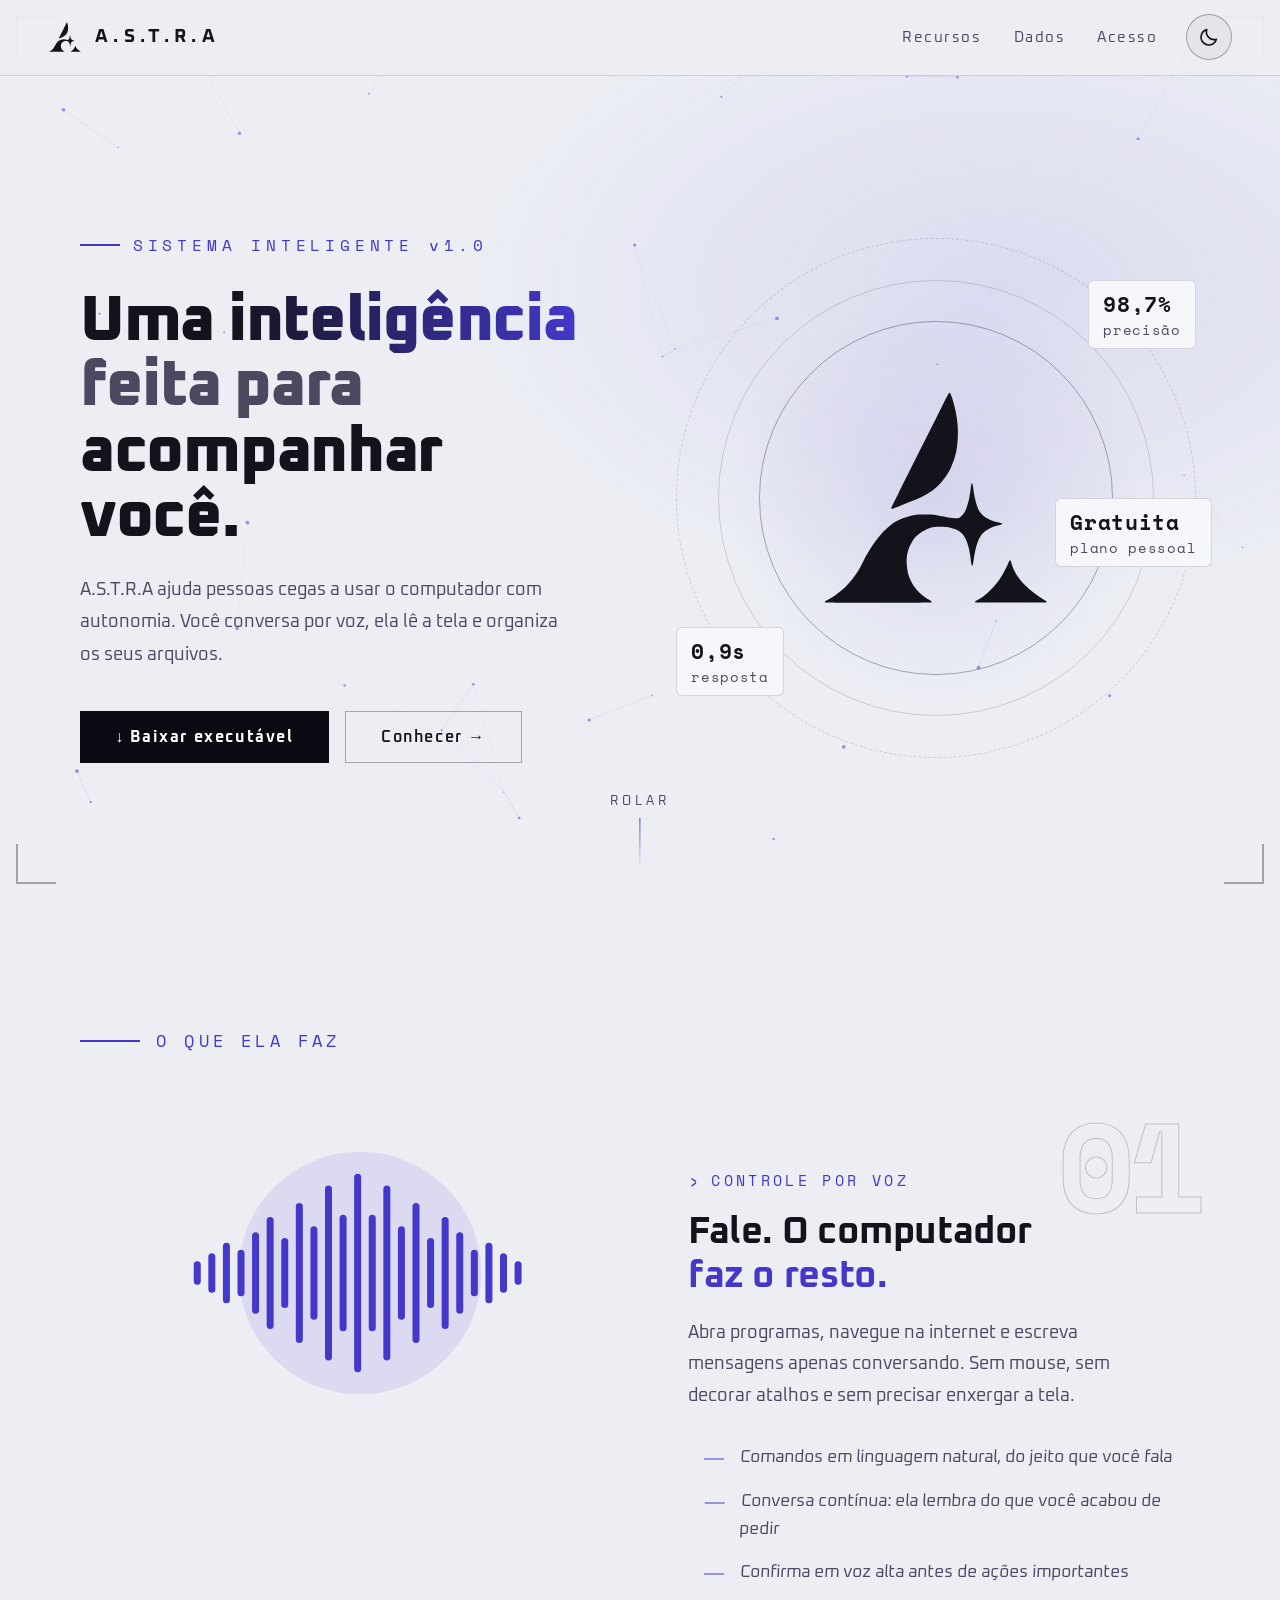
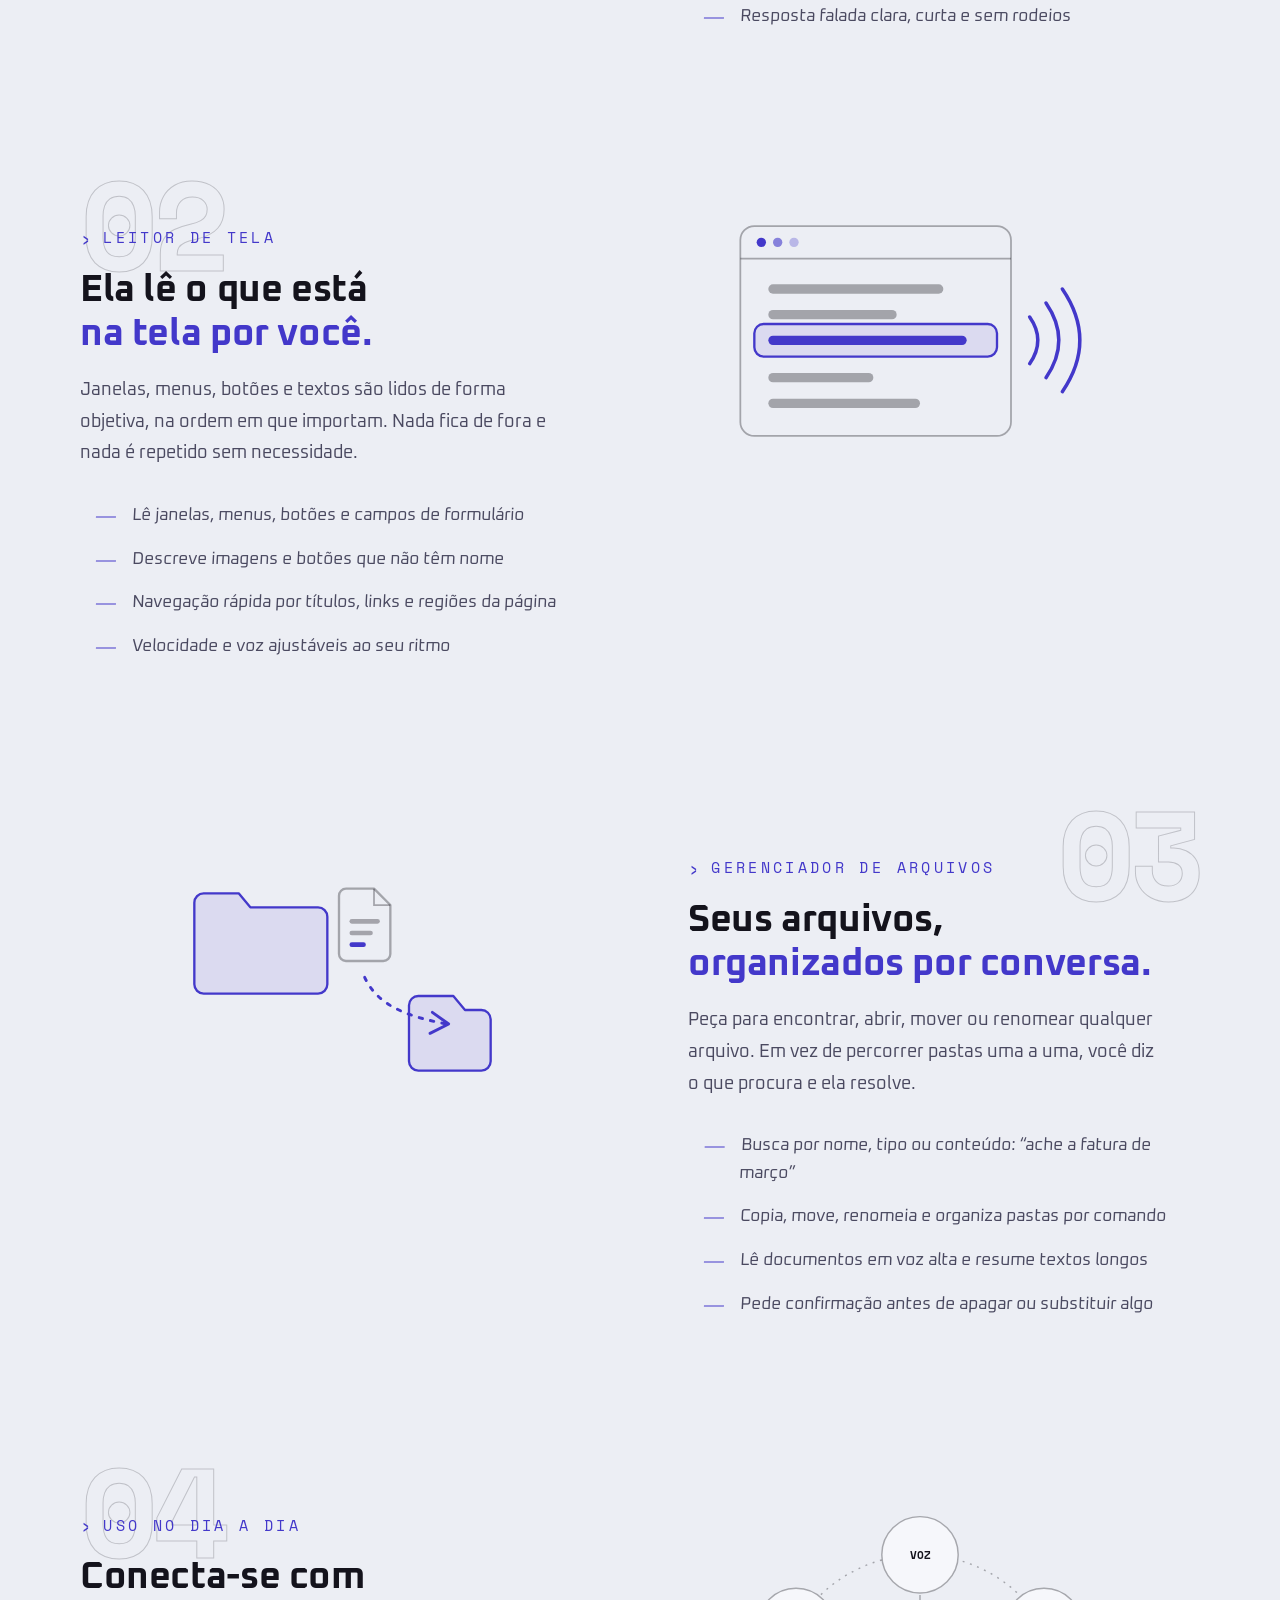
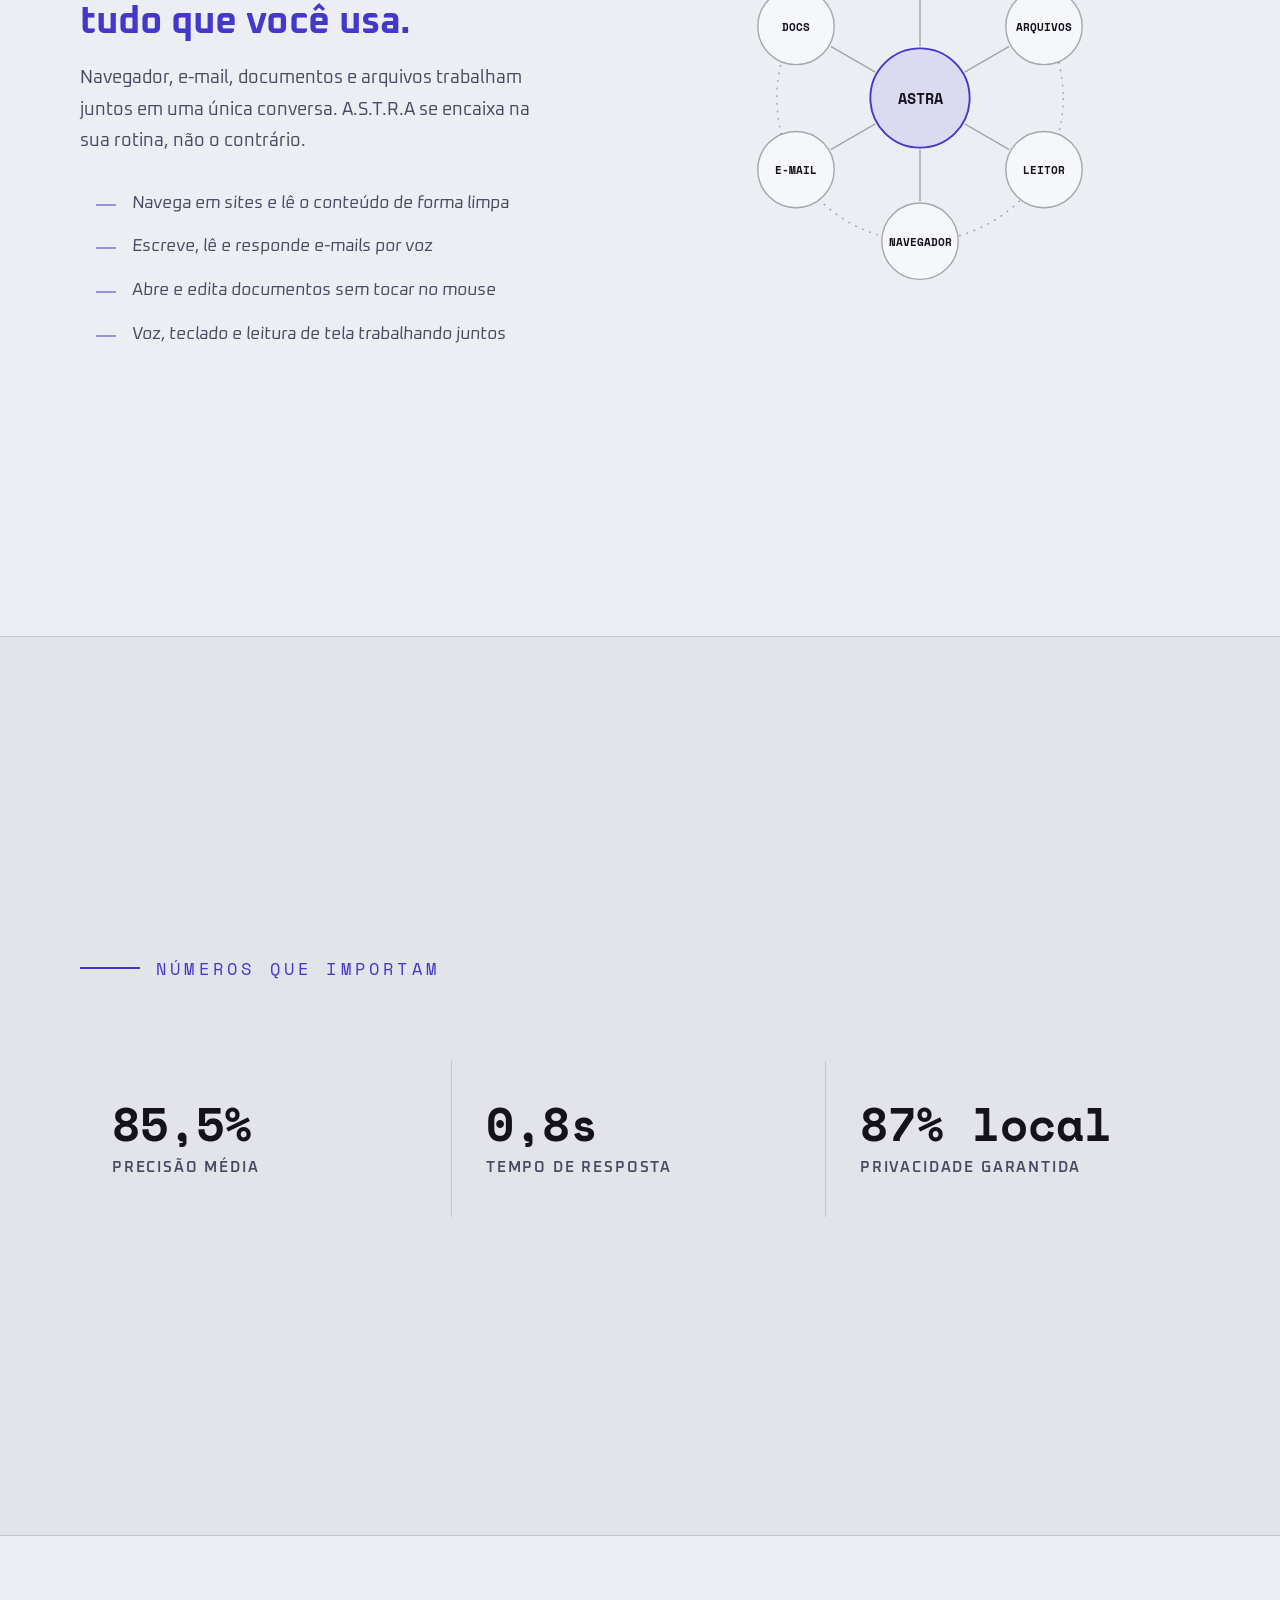
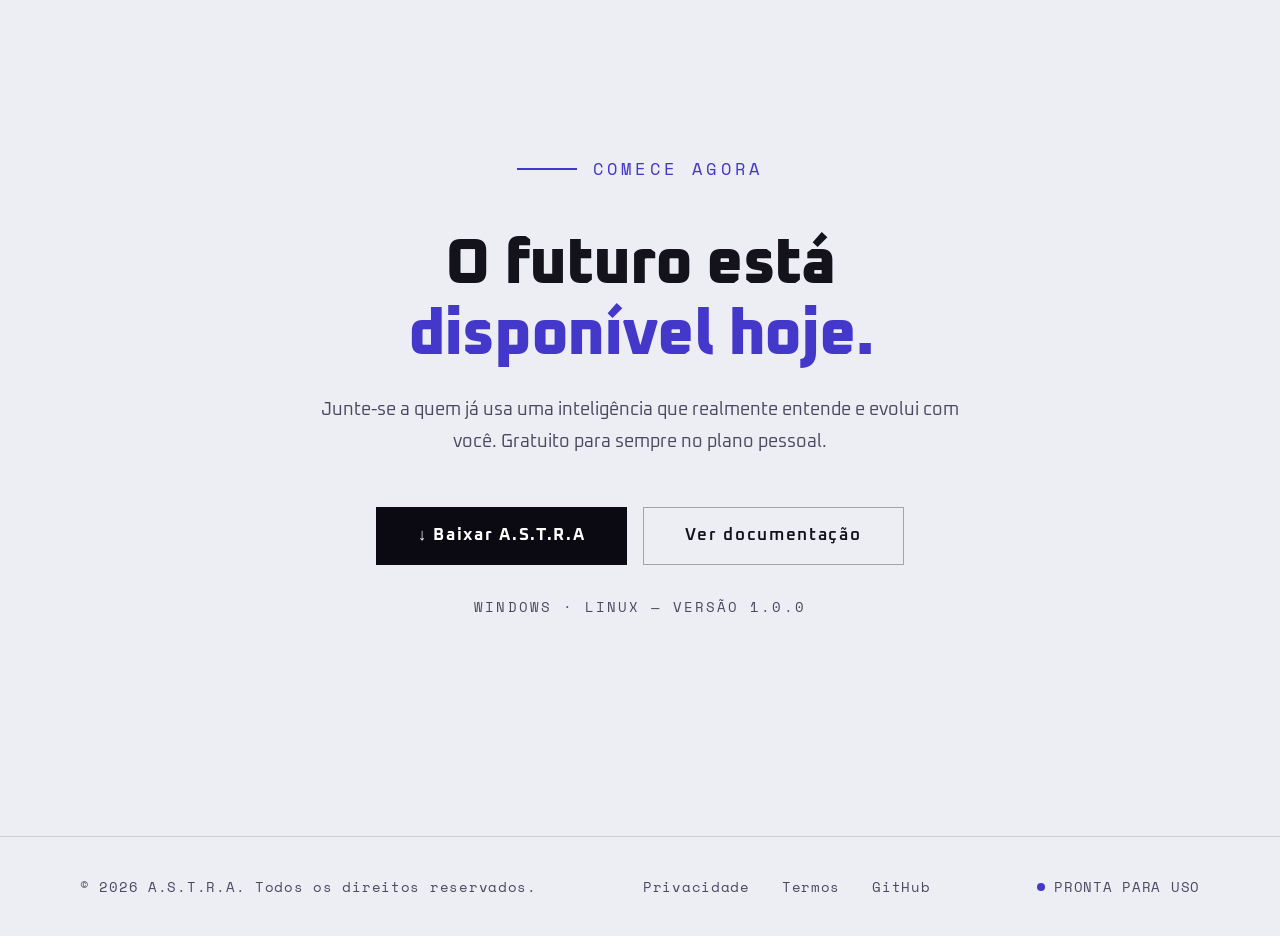
<file: index.html>
<!DOCTYPE html>
<html lang="pt-BR">
<head>
<meta charset="UTF-8">
<meta name="viewport" content="width=device-width, initial-scale=1.0">
<title>A.S.T.R.A — Seu computador, por voz</title>
<meta name="description" content="A.S.T.R.A é uma IA que ajuda pessoas cegas a usar o computador: controle por conversa de voz, leitor de tela eficiente e gerenciador de arquivos.">
<meta name="color-scheme" content="dark light">
<meta name="theme-color" content="#07060c">
<link rel="icon" href="./assets/favicon.svg" type="image/svg+xml">

<script>
/* Define o tema antes da página aparecer, para não piscar */
(function(){
  var t=null;
  try{t=localStorage.getItem('astra-theme')}catch(e){}
  if(t!=='light'&&t!=='dark'){
    t=window.matchMedia&&window.matchMedia('(prefers-color-scheme: light)').matches?'light':'dark';
  }
  var d=document.documentElement;
  d.setAttribute('data-theme',t);
  d.classList.add('js');
})();
</script>

<link rel="preconnect" href="https://fonts.googleapis.com">
<link rel="preconnect" href="https://fonts.gstatic.com" crossorigin>
<link href="https://fonts.googleapis.com/css2?family=Oxanium:wght@400;600;700;800&family=Space+Mono:wght@400;700&display=swap" rel="stylesheet">
<link rel="stylesheet" href="./css/astra.css">
</head>
<body>

<a class="skip-link" href="#main">Ir para o conteúdo</a>

<!-- Logo em vetor, reutilizada no menu e no hero. Usa a cor do texto, por isso funciona nos dois temas -->
<svg width="0" height="0" style="position:absolute" aria-hidden="true" focusable="false">
  <symbol id="astra-logo" viewBox="0 0 100 95"><path fill="currentColor" d="M48.15 91.33C48.62 91.15 48.28 90.75 47.13 90.13C45.85 89.43 43.5 87.6 42.64 86.63C41.06 84.84 40.51 84.03 39.61 82.17C38.79 80.48 38.48 79.44 38.16 77.3C37.46 72.57 38.1 69.12 40.36 65.6C41.82 63.31 44.67 61.25 47.9 60.15C49.67 59.54 53.87 59.55 56.45 60.16C60.78 61.19 62.44 63.02 63.8 68.3C63.95 68.87 64.11 69.62 64.16 69.97C64.21 70.31 64.33 70.97 64.42 71.43C64.51 71.89 64.65 72.88 64.72 73.64C64.87 75.12 65.07 75.94 65.29 75.94C65.48 75.94 65.59 75.53 65.81 74.1C66.7 68.21 67.7 64.98 69.2 63.05C70.52 61.36 73.2 59.8 75.84 59.2C76.71 59 77.81 58.64 77.88 58.53C77.98 58.36 77.76 58.27 76.46 57.94C73.63 57.22 72.29 56.69 70.8 55.69C69.91 55.1 68.82 54.01 68.33 53.22C67.21 51.43 66.18 47.48 65.66 43.03C65.57 42.27 65.34 41.54 65.19 41.54C65.01 41.54 64.84 42.24 64.68 43.71C64.58 44.57 64.45 45.52 64.38 45.84C64.31 46.15 64.23 46.65 64.2 46.93C64.04 48.29 63.13 51.52 62.55 52.79C61.99 53.99 60.77 55.45 59.96 55.87C59.25 56.23 57.28 56.22 55.37 55.84C54.88 55.74 53.64 55.5 52.63 55.31C51.62 55.11 50.37 54.87 49.87 54.76C48.77 54.53 44.34 54.43 42.86 54.59C38.54 55.08 34.21 56.69 31.38 58.85C29.27 60.47 27.15 62.68 25.16 65.34C22.92 68.34 21.26 71.08 19.43 74.81C17.7 78.32 16.19 80.52 13.13 83.95C11.09 86.25 6.67 89.57 4.41 90.5C4.02 90.66 3.68 90.95 3.68 91.12C3.68 91.19 3.77 91.28 3.88 91.32C4.16 91.43 47.86 91.44 48.15 91.33ZM96.18 91.33C96.7 91.13 96.43 90.81 95.09 90.05C92.43 88.54 89.53 86.29 87.34 84.04C84.11 80.73 82.49 77.98 81.51 74.18C81.28 73.28 80.97 73.5 80.33 75.03C79.82 76.24 78.39 79.06 77.7 80.19C74.98 84.65 70.98 88.64 67.52 90.33C66.5 90.83 66.25 91.13 66.73 91.32C66.99 91.43 95.9 91.43 96.18 91.33ZM33.65 51.55C34.45 51.21 35.85 50.62 36.77 50.23C37.68 49.84 38.98 49.34 39.66 49.12C45.07 47.31 49.3 44.63 52.48 40.98C55.12 37.96 56.58 35.22 58.05 30.54C58.85 27.97 59.25 25.07 59.31 21.25C59.35 18.38 59.32 17.92 58.89 14.29C58.44 10.43 56.49 3.68 55.83 3.68C55.57 3.68 55.06 4.6 52.46 9.79C36.58 41.48 31.69 51.28 31.58 51.56C31.42 52.03 31.55 52.27 31.93 52.21C32.08 52.18 32.86 51.89 33.65 51.55Z"/></symbol>
</svg>

<div class="hud-corner hud-tl" aria-hidden="true"></div>
<div class="hud-corner hud-tr" aria-hidden="true"></div>
<div class="hud-corner hud-bl" aria-hidden="true"></div>
<div class="hud-corner hud-br" aria-hidden="true"></div>

<canvas id="bg-canvas" aria-hidden="true"></canvas>

<header class="top has-menu">
  <a class="logo" href="#hero" aria-label="A.S.T.R.A — voltar ao início">
    <svg class="logo-mark" aria-hidden="true" focusable="false"><use href="#astra-logo"/></svg>
    <span class="logo-name">A.S.T.R.A</span>
  </a>

<button class="menu-toggle" id="menu-toggle" type="button" aria-label="Abrir menu" aria-expanded="false" aria-controls="menu-principal">
  <svg class="i-open" viewBox="0 0 24 24" aria-hidden="true" focusable="false"><path d="M4 7h16M4 12h16M4 17h16"/></svg>
  <svg class="i-close" viewBox="0 0 24 24" aria-hidden="true" focusable="false"><path d="M6 6l12 12M18 6L6 18"/></svg>
</button>
<nav class="nav-right" id="menu-principal" aria-label="Principal">

  <nav class="nav-right" aria-label="Principal">
    <a class="nav-link" href="#features">Recursos</a>
    <a class="nav-link" href="#metrics">Dados</a>
    <a class="nav-link" href="#cta">Acesso</a>
    <button class="theme-toggle" id="theme-toggle" type="button" aria-label="Alternar entre tema claro e escuro">
      <svg class="i-sun" viewBox="0 0 24 24" aria-hidden="true" focusable="false"><circle cx="12" cy="12" r="4.2"/><path d="M12 2.5v2.4M12 19.1v2.4M2.5 12h2.4M19.1 12h2.4M5.3 5.3l1.7 1.7M17 17l1.7 1.7M5.3 18.7 7 17M17 7l1.7-1.7"/></svg>
      <svg class="i-moon" viewBox="0 0 24 24" aria-hidden="true" focusable="false"><path d="M20 14.5A8.5 8.5 0 0 1 9.5 4 8.5 8.5 0 1 0 20 14.5Z"/></svg>
      <span class="theme-label">Alternar tema</span>
    </button>
  </nav>
</header>

<main id="main">

<!-- Hero -->
<section id="hero" aria-labelledby="hero-title">
  <div class="hero-inner">
    <div class="hero-text">
      <p class="hero-label">SISTEMA INTELIGENTE v1.0</p>
      <h1 id="hero-title">
        Uma <em>inteligência</em>
        <span>feita para</span>
        acompanhar você.
      </h1>
      <p class="hero-sub">
        A.S.T.R.A ajuda pessoas cegas a usar o computador com autonomia.
        Você conversa por voz, ela lê a tela e organiza os seus arquivos.
      </p>
      <div class="hero-btns">
        <a class="btn-primary" href="https://github.com/here236/A.S.T.R.A-IA/tree/main" data-download>↓ Baixar executável</a>
        <a class="btn-ghost" href="#features">Conhecer →</a>
      </div>
    </div>

    <div class="logo-wrap">
      <div class="logo-rings" aria-hidden="true">
        <div class="logo-ring"></div>
        <div class="logo-ring"></div>
        <div class="logo-ring"></div>
      </div>
      <svg class="hero-logo" role="img" aria-label="Logo da A.S.T.R.A" focusable="false"><use href="#astra-logo"/></svg>
      <div class="logo-stat stat1"><span>98,7%</span>precisão</div>
      <div class="logo-stat stat2"><span>0,9s</span>resposta</div>
      <div class="logo-stat stat3"><span>Gratuita</span>plano pessoal</div>
    </div>
  </div>

  <div class="scroll-hint" aria-hidden="true">
    ROLAR
    <div class="scroll-line"></div>
  </div>
</section>

<!-- Recursos -->
<section id="features" aria-labelledby="features-label">
  <div class="features-inner">
    <h2 class="section-label" id="features-label">O QUE ELA FAZ</h2>

    <!-- Recurso 1 -->
    <div class="feature-row flip" id="f1">
      <div class="feature-num" aria-hidden="true">01</div>
      <div class="feature-content right">
        <p class="feature-tag">CONTROLE POR VOZ</p>
        <h3 class="feature-title">
          Fale. O computador<br>
          <span class="accent">faz o resto.</span>
        </h3>
        <p class="feature-body">
          Abra programas, navegue na internet e escreva mensagens apenas
          conversando. Sem mouse, sem decorar atalhos e sem precisar
          enxergar a tela.
        </p>
        <ul class="diagonal-topics" role="list">
          <li class="topic"><div class="topic-line"></div>Comandos em linguagem natural, do jeito que você fala</li>
          <li class="topic"><div class="topic-line"></div>Conversa contínua: ela lembra do que você acabou de pedir</li>
          <li class="topic"><div class="topic-line"></div>Confirma em voz alta antes de ações importantes</li>
          <li class="topic"><div class="topic-line"></div>Resposta falada clara, curta e sem rodeios</li>
        </ul>
      </div>
      <div class="feature-visual">
        <svg id="vis1" class="vis" viewBox="0 0 340 240" aria-hidden="true" focusable="false">
          <circle class="v-soft" cx="170" cy="120" r="104"/>
          <g class="v-bars"><rect style="--i:0" x="27.5" y="110.0" width="6" height="20" rx="3"/><rect style="--i:1" x="40.0" y="103.0" width="6" height="34" rx="3"/><rect style="--i:2" x="52.5" y="94.0" width="6" height="52" rx="3"/><rect style="--i:3" x="65.0" y="100.0" width="6" height="40" rx="3"/><rect style="--i:4" x="77.5" y="85.0" width="6" height="70" rx="3"/><rect style="--i:5" x="90.0" y="72.0" width="6" height="96" rx="3"/><rect style="--i:6" x="102.5" y="90.0" width="6" height="60" rx="3"/><rect style="--i:7" x="115.0" y="60.0" width="6" height="120" rx="3"/><rect style="--i:8" x="127.5" y="80.0" width="6" height="80" rx="3"/><rect style="--i:9" x="140.0" y="45.0" width="6" height="150" rx="3"/><rect style="--i:10" x="152.5" y="70.0" width="6" height="100" rx="3"/><rect style="--i:11" x="165.0" y="35.0" width="6" height="170" rx="3"/><rect style="--i:12" x="177.5" y="70.0" width="6" height="100" rx="3"/><rect style="--i:13" x="190.0" y="45.0" width="6" height="150" rx="3"/><rect style="--i:14" x="202.5" y="80.0" width="6" height="80" rx="3"/><rect style="--i:15" x="215.0" y="60.0" width="6" height="120" rx="3"/><rect style="--i:16" x="227.5" y="90.0" width="6" height="60" rx="3"/><rect style="--i:17" x="240.0" y="72.0" width="6" height="96" rx="3"/><rect style="--i:18" x="252.5" y="85.0" width="6" height="70" rx="3"/><rect style="--i:19" x="265.0" y="100.0" width="6" height="40" rx="3"/><rect style="--i:20" x="277.5" y="94.0" width="6" height="52" rx="3"/><rect style="--i:21" x="290.0" y="103.0" width="6" height="34" rx="3"/><rect style="--i:22" x="302.5" y="110.0" width="6" height="20" rx="3"/></g>
        </svg>
      </div>
    </div>

    <!-- Recurso 2 -->
    <div class="feature-row" id="f2">
      <div class="feature-num" aria-hidden="true">02</div>
      <div class="feature-content left">
        <p class="feature-tag">LEITOR DE TELA</p>
        <h3 class="feature-title">
          Ela lê o que está<br>
          <span class="accent">na tela por você.</span>
        </h3>
        <p class="feature-body">
          Janelas, menus, botões e textos são lidos de forma objetiva,
          na ordem em que importam. Nada fica de fora e nada é repetido
          sem necessidade.
        </p>
        <ul class="diagonal-topics" role="list">
          <li class="topic"><div class="topic-line"></div>Lê janelas, menus, botões e campos de formulário</li>
          <li class="topic"><div class="topic-line"></div>Descreve imagens e botões que não têm nome</li>
          <li class="topic"><div class="topic-line"></div>Navegação rápida por títulos, links e regiões da página</li>
          <li class="topic"><div class="topic-line"></div>Velocidade e voz ajustáveis ao seu ritmo</li>
        </ul>
      </div>
      <div class="feature-visual">
        <svg id="vis2" class="vis" viewBox="0 0 340 240" aria-hidden="true" focusable="false">
          <rect class="v-line" x="16" y="30" width="232" height="180" rx="12"/>
          <line class="v-line" x1="16" y1="58" x2="248" y2="58"/>
          <circle class="v-fill" cx="34" cy="44" r="4"/><circle class="v-fill" cx="48" cy="44" r="4" opacity=".6"/><circle class="v-fill" cx="62" cy="44" r="4" opacity=".3"/>
          <rect class="v-mute" x="40" y="80" width="150" height="8" rx="4"/>
          <rect class="v-mute" x="40" y="102" width="110" height="8" rx="4"/>
          <rect class="v-focus" x="28" y="114" width="208" height="28" rx="8"/>
          <rect class="v-fill" x="40" y="124" width="170" height="8" rx="4"/>
          <rect class="v-mute" x="40" y="156" width="90" height="8" rx="4"/>
          <rect class="v-mute" x="40" y="178" width="130" height="8" rx="4"/>
          <path class="v-wave" d="M264 108Q278 128 264 148"/>
          <path class="v-wave" d="M278 96Q300 128 278 160"/>
          <path class="v-wave" d="M292 84Q322 128 292 172"/>
        </svg>
      </div>
    </div>

    <!-- Recurso 3 -->
    <div class="feature-row flip" id="f3">
      <div class="feature-num" aria-hidden="true">03</div>
      <div class="feature-content right">
        <p class="feature-tag">GERENCIADOR DE ARQUIVOS</p>
        <h3 class="feature-title">
          Seus arquivos,<br>
          <span class="accent">organizados por conversa.</span>
        </h3>
        <p class="feature-body">
          Peça para encontrar, abrir, mover ou renomear qualquer arquivo.
          Em vez de percorrer pastas uma a uma, você diz o que procura e
          ela resolve.
        </p>
        <ul class="diagonal-topics" role="list">
          <li class="topic"><div class="topic-line"></div>Busca por nome, tipo ou conteúdo: “ache a fatura de março”</li>
          <li class="topic"><div class="topic-line"></div>Copia, move, renomeia e organiza pastas por comando</li>
          <li class="topic"><div class="topic-line"></div>Lê documentos em voz alta e resume textos longos</li>
          <li class="topic"><div class="topic-line"></div>Pede confirmação antes de apagar ou substituir algo</li>
        </ul>
      </div>
      <div class="feature-visual">
        <svg id="vis3" class="vis" viewBox="0 0 340 240" aria-hidden="true" focusable="false">
          <path class="v-folder" d="M28 70a8 8 0 0 1 8-8h30l10 12h58a8 8 0 0 1 8 8v58a8 8 0 0 1-8 8H36a8 8 0 0 1-8-8Z"/>
          <path class="v-folder" d="M212 150a8 8 0 0 1 8-8h30l10 12h14a8 8 0 0 1 8 8v36a8 8 0 0 1-8 8h-54a8 8 0 0 1-8-8Z" transform="translate(0 8)"/>
          <g transform="translate(152 58)">
            <path class="v-file" d="M0 6a6 6 0 0 1 6-6h24l14 14v42a6 6 0 0 1-6 6H6a6 6 0 0 1-6-6Z"/>
            <path class="v-line" d="M30 0v14h14"/>
            <rect class="v-mute" x="9" y="26" width="26" height="4" rx="2"/>
            <rect class="v-mute" x="9" y="36" width="20" height="4" rx="2"/>
            <rect class="v-fill" x="9" y="46" width="14" height="4" rx="2"/>
          </g>
          <path class="v-arrow" d="M174 134C186 160 214 168 244 174"/>
          <path class="v-arrowhead" d="M232 164l14 10-16 8"/>
        </svg>
      </div>
    </div>

    <!-- Recurso 4 -->
    <div class="feature-row" id="f4">
      <div class="feature-num" aria-hidden="true">04</div>
      <div class="feature-content left">
        <p class="feature-tag">USO NO DIA A DIA</p>
        <h3 class="feature-title">
          Conecta-se com<br>
          <span class="accent">tudo que você usa.</span>
        </h3>
        <p class="feature-body">
          Navegador, e-mail, documentos e arquivos trabalham juntos em
          uma única conversa. A.S.T.R.A se encaixa na sua rotina, não o
          contrário.
        </p>
        <ul class="diagonal-topics" role="list">
          <li class="topic"><div class="topic-line"></div>Navega em sites e lê o conteúdo de forma limpa</li>
          <li class="topic"><div class="topic-line"></div>Escreve, lê e responde e-mails por voz</li>
          <li class="topic"><div class="topic-line"></div>Abre e edita documentos sem tocar no mouse</li>
          <li class="topic"><div class="topic-line"></div>Voz, teclado e leitura de tela trabalhando juntos</li>
        </ul>
      </div>
      <div class="feature-visual tall">
        <svg id="vis4" class="vis" viewBox="0 0 440 440" aria-hidden="true" focusable="false"><circle class="v-line" cx="220" cy="220" r="150" stroke-dasharray="2 6"/><line class="v-line" x1="220.0" y1="166.0" x2="220.0" y2="112.0"/><line class="v-line" x1="266.8" y1="193.0" x2="313.5" y2="166.0"/><line class="v-line" x1="266.8" y1="247.0" x2="313.5" y2="274.0"/><line class="v-line" x1="220.0" y1="274.0" x2="220.0" y2="328.0"/><line class="v-line" x1="173.2" y1="247.0" x2="126.5" y2="274.0"/><line class="v-line" x1="173.2" y1="193.0" x2="126.5" y2="166.0"/><circle class="v-node" cx="220.0" cy="70.0" r="40"/><text class="v-text" x="220.0" y="70.0">VOZ</text><circle class="v-node" cx="349.9" cy="145.0" r="40"/><text class="v-text" x="349.9" y="145.0">ARQUIVOS</text><circle class="v-node" cx="349.9" cy="295.0" r="40"/><text class="v-text" x="349.9" y="295.0">LEITOR</text><circle class="v-node" cx="220.0" cy="370.0" r="40"/><text class="v-text" x="220.0" y="370.0">NAVEGADOR</text><circle class="v-node" cx="90.1" cy="295.0" r="40"/><text class="v-text" x="90.1" y="295.0">E-MAIL</text><circle class="v-node" cx="90.1" cy="145.0" r="40"/><text class="v-text" x="90.1" y="145.0">DOCS</text><circle class="v-center" cx="220" cy="220" r="52"/><text class="v-text v-big" x="220" y="220">ASTRA</text></svg>
      </div>
    </div>
  </div>
</section>

<!-- Métricas -->
<section id="metrics" aria-labelledby="metrics-label">
  <div class="metrics-inner">
    <h2 class="section-label" id="metrics-label">NÚMEROS QUE IMPORTAM</h2>
    <div class="metrics-grid">

      <div class="metric-item" id="m1">
        <div class="metric-val" aria-hidden="true" data-target="98.7" data-suffix="%">0%</div>
        <span class="sr-only">98,7%</span>
        <div class="metric-label">Precisão média</div>
      </div>

      <div class="metric-item" id="m2">
        <div class="metric-val" aria-hidden="true" data-target="0.9" data-suffix="s">0s</div>
        <span class="sr-only">0,3 segundos</span>
        <div class="metric-label">Tempo de resposta</div>
      </div>

      <div class="metric-item" id="m3" hidden>
        <div class="metric-val" aria-hidden="true" data-target="0" data-suffix="">0</div>
        <span class="sr-only"></span>
        <div class="metric-label">Downloads</div>
      </div>

      <div class="metric-item" id="m4">
        <div class="metric-val" aria-hidden="true" data-target="100" data-suffix="% local">0%</div>
        <span class="sr-only">100% local</span>
        <div class="metric-label">Privacidade garantida</div>
      </div>

    </div>
  </div>
</section>

<!-- Chamada final -->
<section id="cta" aria-labelledby="cta-title">
  <div class="cta-rings" aria-hidden="true">
    <div class="cta-ring" style="animation-delay:0s"></div>
    <div class="cta-ring" style="animation-delay:1.5s"></div>
    <div class="cta-ring" style="animation-delay:3s"></div>
  </div>
  <div class="cta-inner">
    <p class="section-label center">COMECE AGORA</p>
    <h2 class="cta-title" id="cta-title">
      O futuro está
      <span>disponível hoje.</span>
    </h2>
    <p class="cta-sub">
      Junte-se a quem já usa uma inteligência que realmente entende
      e evolui com você. Gratuito para sempre no plano pessoal.
    </p>
    <div class="cta-btns">
      <a class="btn-primary big" href="#cta" data-download>↓ Baixar A.S.T.R.A</a>
      <a class="btn-ghost big" href="#features" data-docs>Ver documentação</a>
    </div>
    <p class="cta-note">WINDOWS · LINUX — VERSÃO 1.0.0</p>
  </div>
</section>

</main>

<footer>
  <div>© 2026 A.S.T.R.A. Todos os direitos reservados.</div>
  <nav class="footer-links" aria-label="Rodapé">
    <a href="pages/privacidade.html">Privacidade</a>
    <a href="pages/termos.html">Termos</a>
    <a href="https://github.com/here236/A.S.T.R.A-Site">GitHub</a>
  </nav>
  <div class="footer-status">
    <div class="status-dot" aria-hidden="true"></div>
    PRONTA PARA USO
  </div>
</footer>

<script src="./js/astra.js"></script>
</body>
</html>
</file>
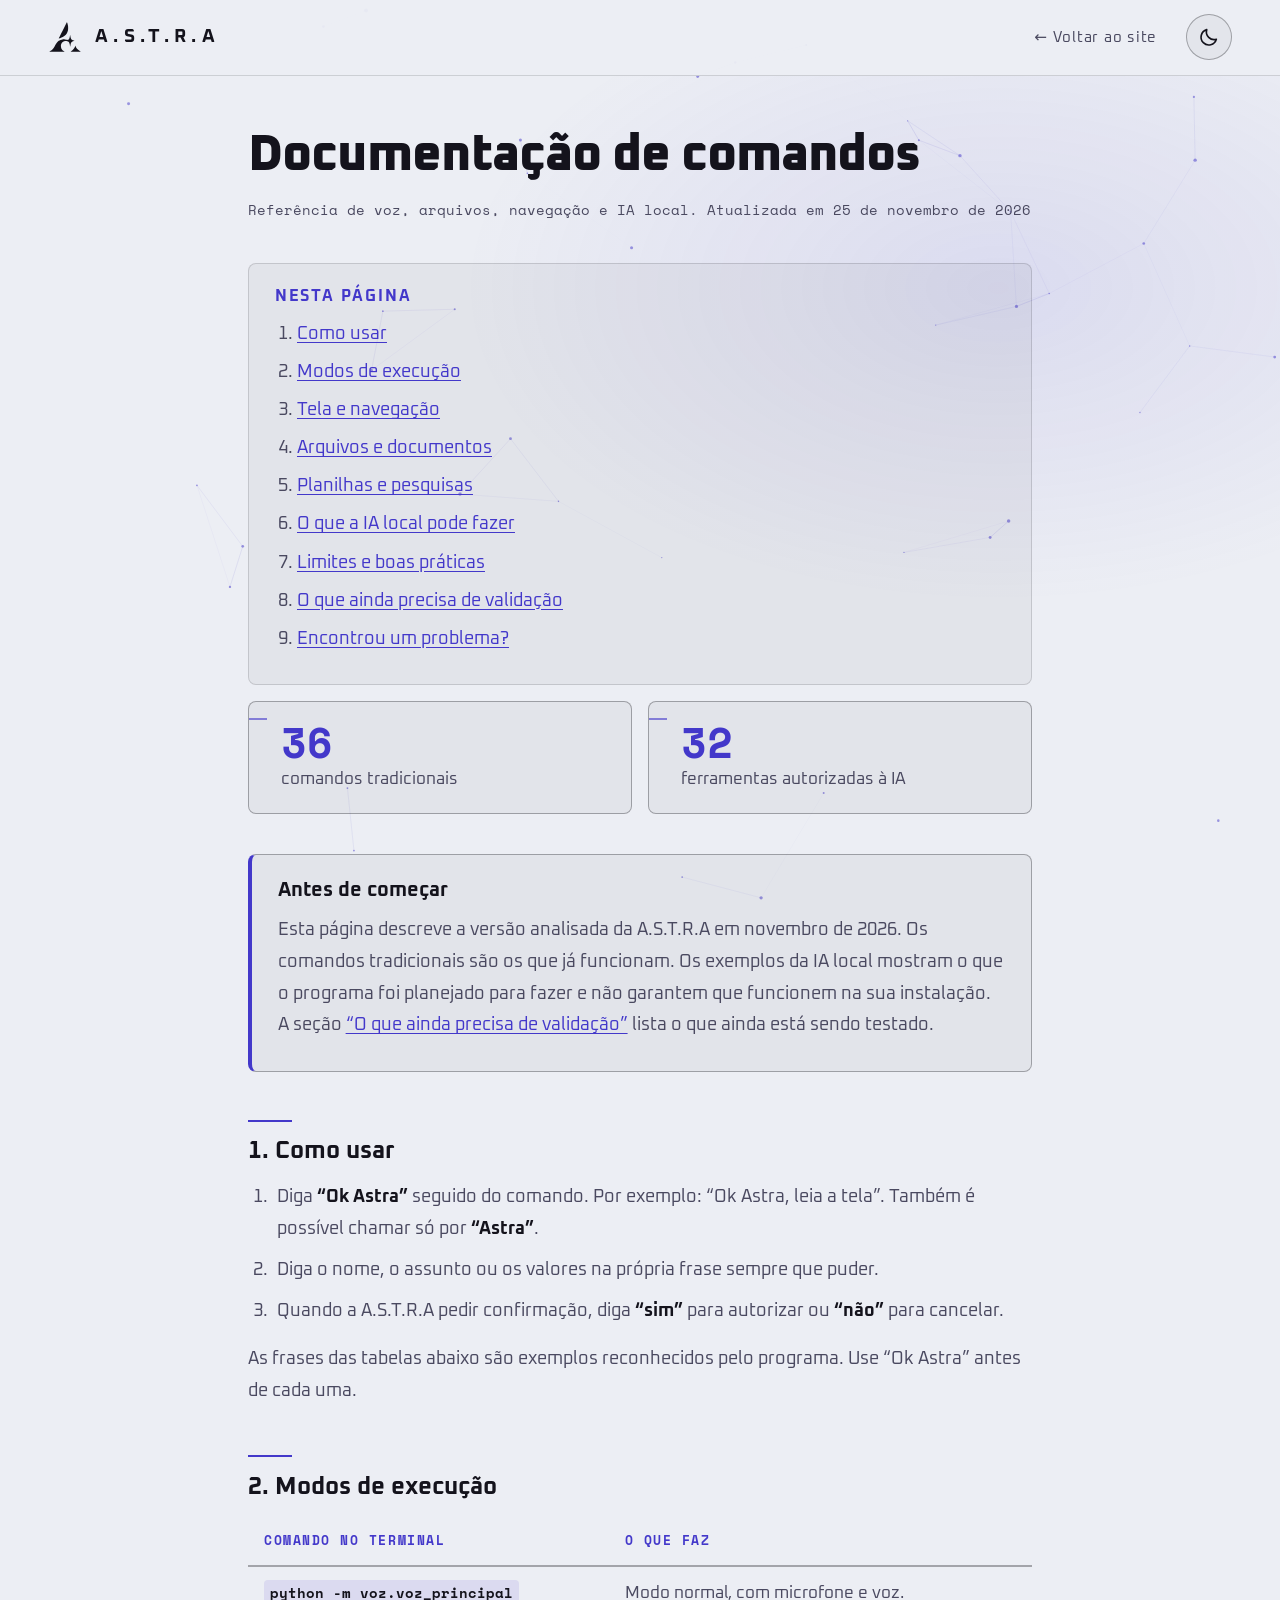
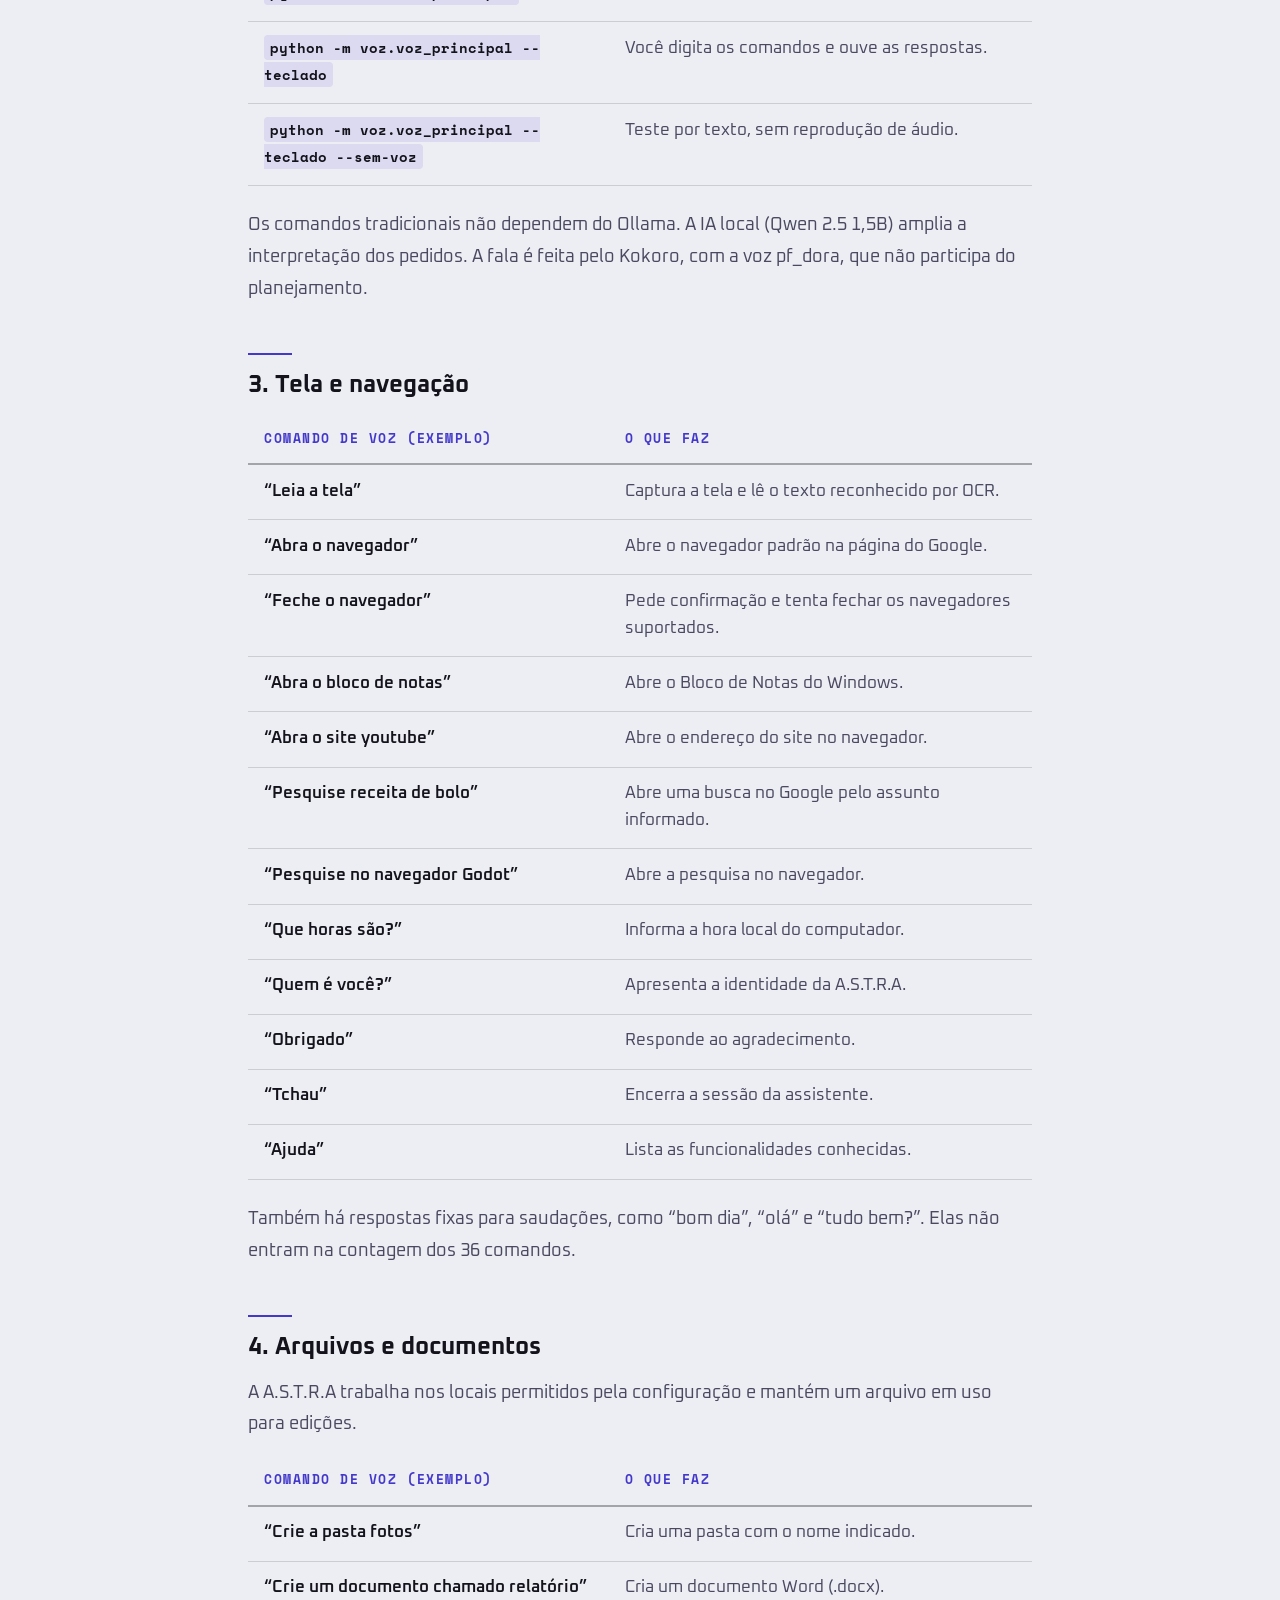
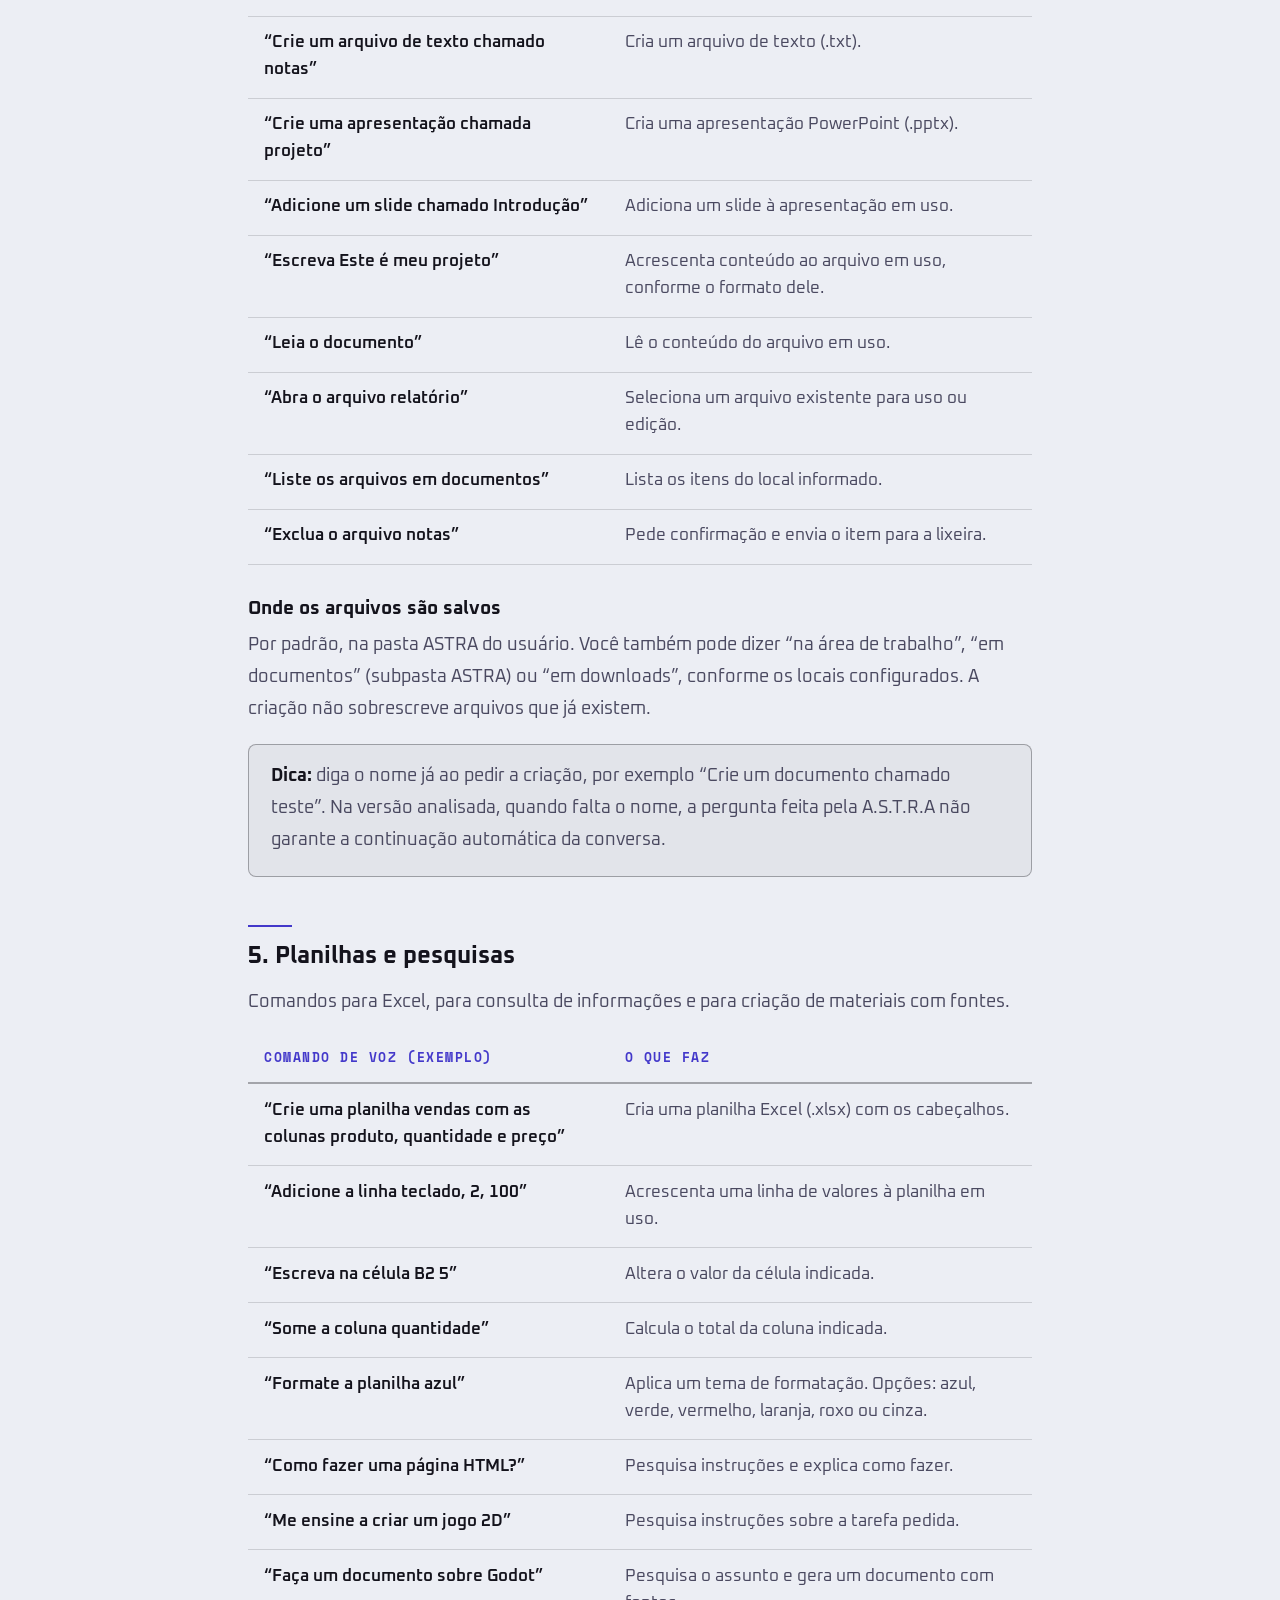
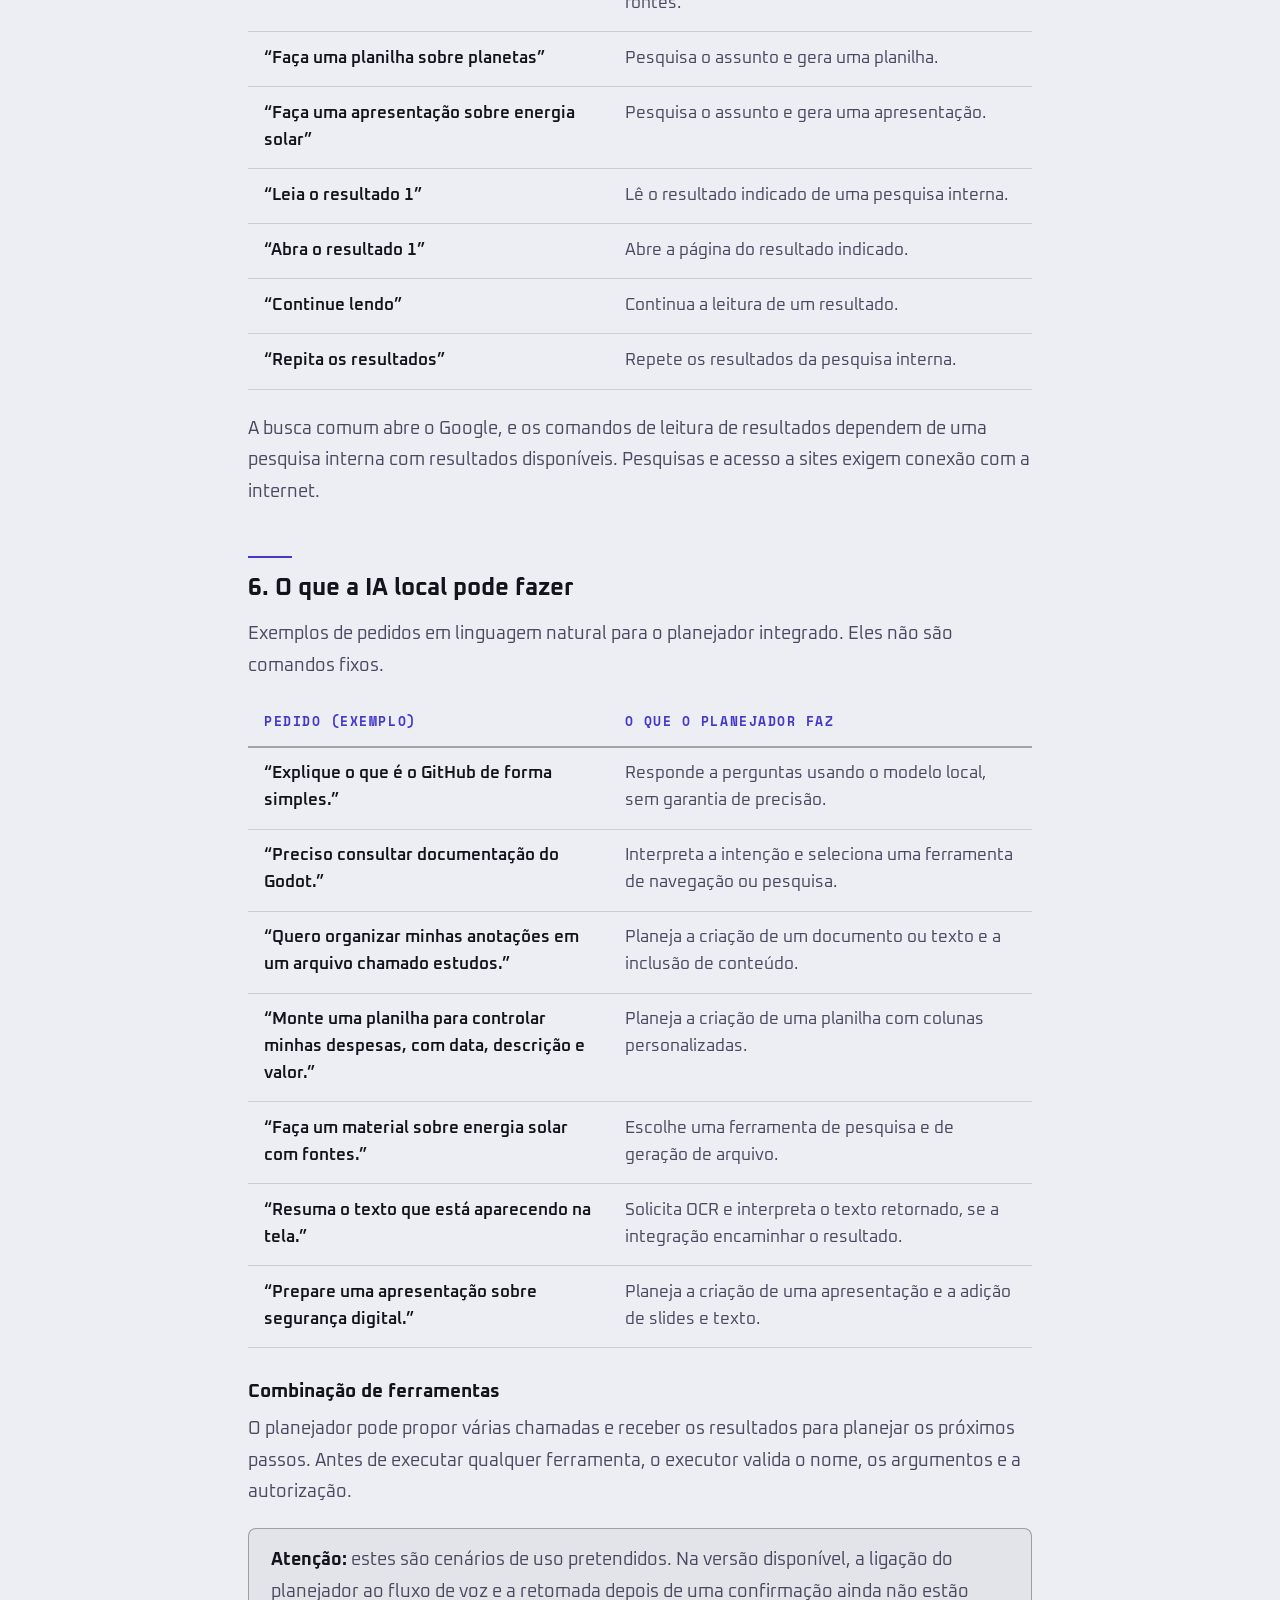
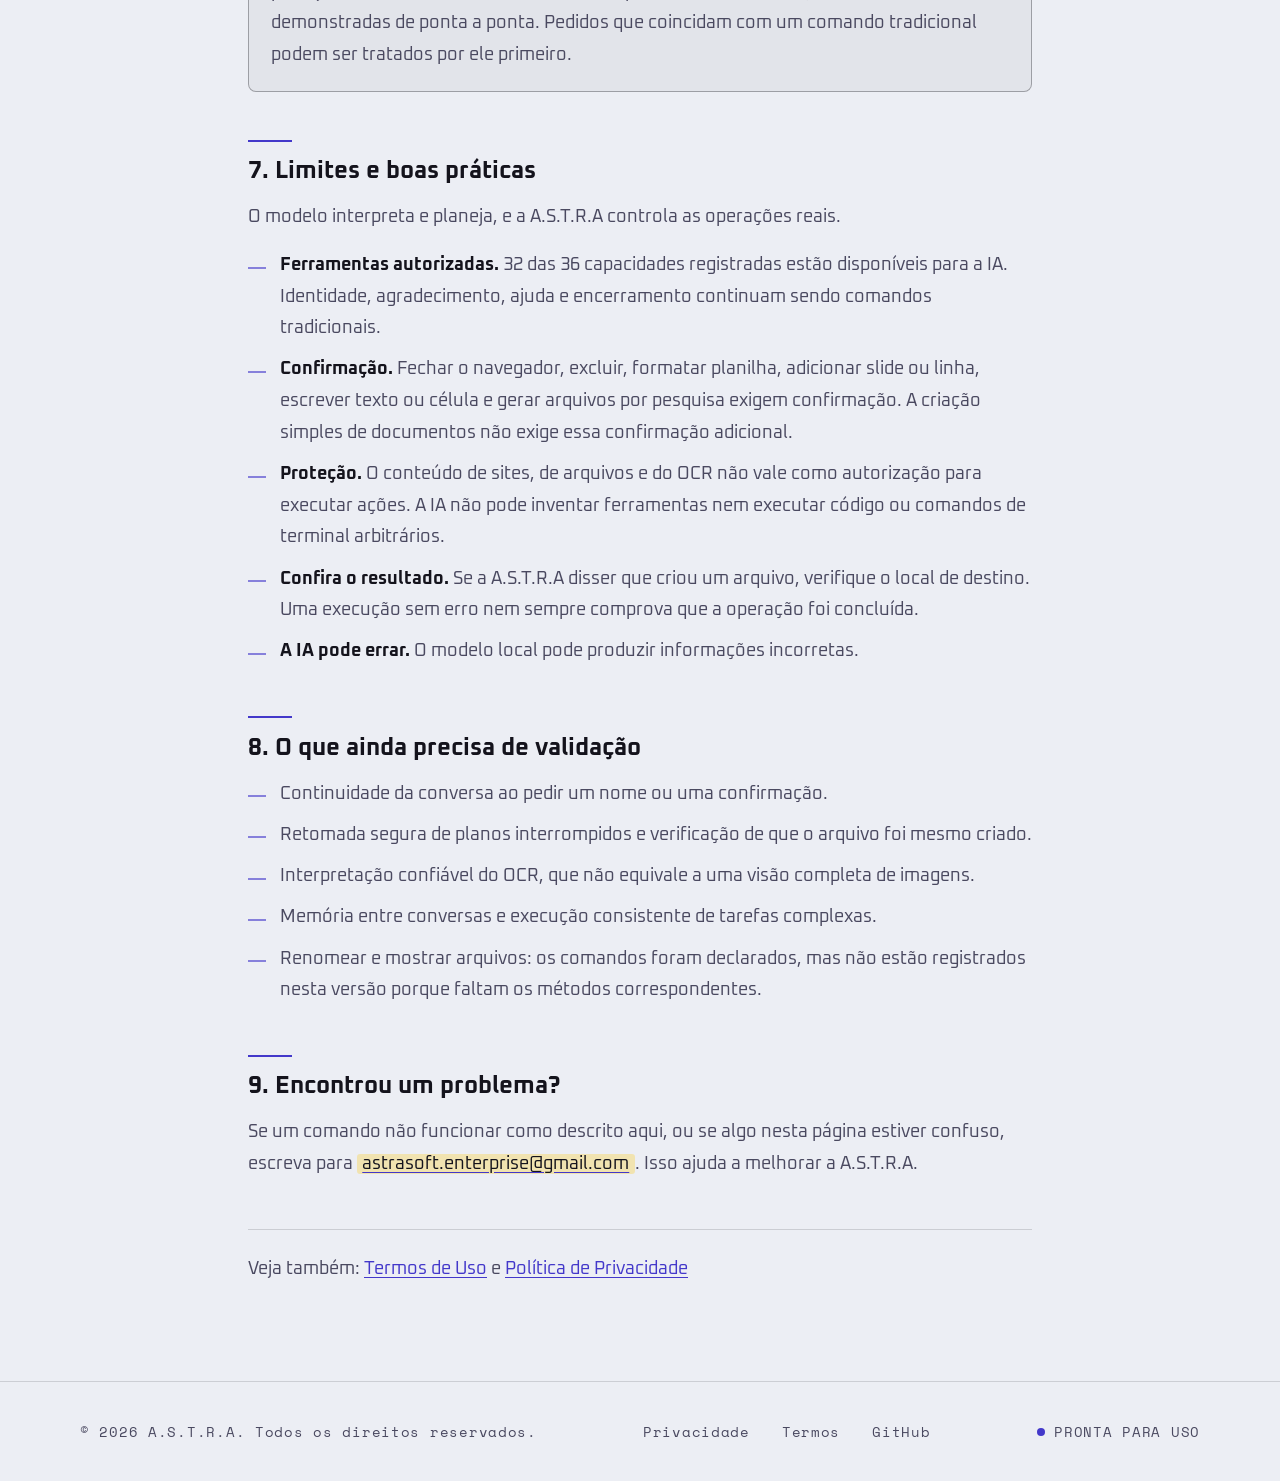
<file: pages/documentacao.html>
<!DOCTYPE html>
<html lang="pt-BR">
<head>
<meta charset="UTF-8">
<meta name="viewport" content="width=device-width, initial-scale=1.0">
<title>Documentação de comandos — A.S.T.R.A</title>
<meta name="description" content="Lista dos comandos de voz da A.S.T.R.A: tela e navegação, arquivos, planilhas, pesquisas e IA local, com limites e boas práticas.">
<meta name="color-scheme" content="dark light">
<meta name="theme-color" content="#07060c">
<link rel="icon" href="../assets/favicon.svg" type="image/svg+xml">

<script>
/* Define o tema antes da página aparecer, para não piscar */
(function(){
  var t=null;
  try{t=localStorage.getItem('astra-theme')}catch(e){}
  if(t!=='light'&&t!=='dark'){
    t=window.matchMedia&&window.matchMedia('(prefers-color-scheme: light)').matches?'light':'dark';
  }
  var d=document.documentElement;
  d.setAttribute('data-theme',t);
  d.classList.add('js');
})();
</script>

<link rel="preconnect" href="https://fonts.googleapis.com">
<link rel="preconnect" href="https://fonts.gstatic.com" crossorigin>
<link href="https://fonts.googleapis.com/css2?family=Oxanium:wght@400;600;700;800&family=Space+Mono:wght@400;700&display=swap" rel="stylesheet">
<link rel="stylesheet" href="../css/astra.css">
<link rel="stylesheet" href="../css/astra-legal.css">
<link rel="stylesheet" href="../css/astra-docs.css">
</head>
<body>

<a class="skip-link" href="#main">Ir para o conteúdo</a>

<svg width="0" height="0" style="position:absolute" aria-hidden="true" focusable="false">
  <symbol id="astra-logo" viewBox="0 0 100 95"><path fill="currentColor" d="M48.15 91.33C48.62 91.15 48.28 90.75 47.13 90.13C45.85 89.43 43.5 87.6 42.64 86.63C41.06 84.84 40.51 84.03 39.61 82.17C38.79 80.48 38.48 79.44 38.16 77.3C37.46 72.57 38.1 69.12 40.36 65.6C41.82 63.31 44.67 61.25 47.9 60.15C49.67 59.54 53.87 59.55 56.45 60.16C60.78 61.19 62.44 63.02 63.8 68.3C63.95 68.87 64.11 69.62 64.16 69.97C64.21 70.31 64.33 70.97 64.42 71.43C64.51 71.89 64.65 72.88 64.72 73.64C64.87 75.12 65.07 75.94 65.29 75.94C65.48 75.94 65.59 75.53 65.81 74.1C66.7 68.21 67.7 64.98 69.2 63.05C70.52 61.36 73.2 59.8 75.84 59.2C76.71 59 77.81 58.64 77.88 58.53C77.98 58.36 77.76 58.27 76.46 57.94C73.63 57.22 72.29 56.69 70.8 55.69C69.91 55.1 68.82 54.01 68.33 53.22C67.21 51.43 66.18 47.48 65.66 43.03C65.57 42.27 65.34 41.54 65.19 41.54C65.01 41.54 64.84 42.24 64.68 43.71C64.58 44.57 64.45 45.52 64.38 45.84C64.31 46.15 64.23 46.65 64.2 46.93C64.04 48.29 63.13 51.52 62.55 52.79C61.99 53.99 60.77 55.45 59.96 55.87C59.25 56.23 57.28 56.22 55.37 55.84C54.88 55.74 53.64 55.5 52.63 55.31C51.62 55.11 50.37 54.87 49.87 54.76C48.77 54.53 44.34 54.43 42.86 54.59C38.54 55.08 34.21 56.69 31.38 58.85C29.27 60.47 27.15 62.68 25.16 65.34C22.92 68.34 21.26 71.08 19.43 74.81C17.7 78.32 16.19 80.52 13.13 83.95C11.09 86.25 6.67 89.57 4.41 90.5C4.02 90.66 3.68 90.95 3.68 91.12C3.68 91.19 3.77 91.28 3.88 91.32C4.16 91.43 47.86 91.44 48.15 91.33ZM96.18 91.33C96.7 91.13 96.43 90.81 95.09 90.05C92.43 88.54 89.53 86.29 87.34 84.04C84.11 80.73 82.49 77.98 81.51 74.18C81.28 73.28 80.97 73.5 80.33 75.03C79.82 76.24 78.39 79.06 77.7 80.19C74.98 84.65 70.98 88.64 67.52 90.33C66.5 90.83 66.25 91.13 66.73 91.32C66.99 91.43 95.9 91.43 96.18 91.33ZM33.65 51.55C34.45 51.21 35.85 50.62 36.77 50.23C37.68 49.84 38.98 49.34 39.66 49.12C45.07 47.31 49.3 44.63 52.48 40.98C55.12 37.96 56.58 35.22 58.05 30.54C58.85 27.97 59.25 25.07 59.31 21.25C59.35 18.38 59.32 17.92 58.89 14.29C58.44 10.43 56.49 3.68 55.83 3.68C55.57 3.68 55.06 4.6 52.46 9.79C36.58 41.48 31.69 51.28 31.58 51.56C31.42 52.03 31.55 52.27 31.93 52.21C32.08 52.18 32.86 51.89 33.65 51.55Z"/></symbol>
</svg>

<canvas id="bg-canvas" aria-hidden="true"></canvas>

<header class="top">
  <a class="logo" href="../index.html" aria-label="A.S.T.R.A — voltar ao início">
    <svg class="logo-mark" aria-hidden="true" focusable="false"><use href="#astra-logo"/></svg>
    <span class="logo-name">A.S.T.R.A</span>
  </a>
  <nav class="nav-right" aria-label="Principal">
    <a class="nav-back" href="../index.html" aria-label="Voltar ao site">← Voltar<span class="nav-back-extra"> ao site</span></a>
    <button class="theme-toggle" id="theme-toggle" type="button" aria-label="Alternar entre tema claro e escuro">
      <svg class="i-sun" viewBox="0 0 24 24" aria-hidden="true" focusable="false"><circle cx="12" cy="12" r="4.2"/><path d="M12 2.5v2.4M12 19.1v2.4M2.5 12h2.4M19.1 12h2.4M5.3 5.3l1.7 1.7M17 17l1.7 1.7M5.3 18.7 7 17M17 7l1.7-1.7"/></svg>
      <svg class="i-moon" viewBox="0 0 24 24" aria-hidden="true" focusable="false"><path d="M20 14.5A8.5 8.5 0 0 1 9.5 4 8.5 8.5 0 1 0 20 14.5Z"/></svg>
    </button>
  </nav>
</header>

<main id="main" class="legal docs">
  <h1>Documentação de comandos</h1>
  <p class="updated">Referência de voz, arquivos, navegação e IA local. Atualizada em <time datetime="2026-11-25">25 de novembro de 2026</time></p>

  <nav class="toc" aria-label="Índice desta página">
    <h2 class="toc-title">Nesta página</h2>
    <ol>
      <li><a href="#como-usar">Como usar</a></li>
      <li><a href="#modos">Modos de execução</a></li>
      <li><a href="#tela">Tela e navegação</a></li>
      <li><a href="#arquivos">Arquivos e documentos</a></li>
      <li><a href="#planilhas">Planilhas e pesquisas</a></li>
      <li><a href="#ia">O que a IA local pode fazer</a></li>
      <li><a href="#seguranca">Limites e boas práticas</a></li>
      <li><a href="#validacao">O que ainda precisa de validação</a></li>
      <li><a href="#contato">Encontrou um problema?</a></li>
    </ol>
  </nav>

  <ul class="stats" role="list">
    <li><strong>36</strong> comandos tradicionais</li>
    <li><strong>32</strong> ferramentas autorizadas à IA</li>
  </ul>

  <div class="legal-summary" role="note">
    <h2>Antes de começar</h2>
    <p>Esta página descreve a versão analisada da A.S.T.R.A em novembro de 2026. Os comandos tradicionais são os que já funcionam. Os exemplos da IA local mostram o que o programa foi planejado para fazer e não garantem que funcionem na sua instalação. A seção <a href="#validacao">“O que ainda precisa de validação”</a> lista o que ainda está sendo testado.</p>
  </div>

  <section id="como-usar">
    <h2>1. Como usar</h2>
    <ol class="steps">
      <li>Diga <strong>“Ok Astra”</strong> seguido do comando. Por exemplo: “Ok Astra, leia a tela”. Também é possível chamar só por <strong>“Astra”</strong>.</li>
      <li>Diga o nome, o assunto ou os valores na própria frase sempre que puder.</li>
      <li>Quando a A.S.T.R.A pedir confirmação, diga <strong>“sim”</strong> para autorizar ou <strong>“não”</strong> para cancelar.</li>
    </ol>
    <p>As frases das tabelas abaixo são exemplos reconhecidos pelo programa. Use “Ok Astra” antes de cada uma.</p>
  </section>

  <section id="modos">
    <h2>2. Modos de execução</h2>
    <table>
      <caption class="sr-only">Modos de execução</caption>
      <thead><tr><th scope="col">Comando no terminal</th><th scope="col">O que faz</th></tr></thead>
      <tbody>
        <tr><th scope="row"><code>python -m voz.voz_principal</code></th><td>Modo normal, com microfone e voz.</td></tr>
        <tr><th scope="row"><code>python -m voz.voz_principal --teclado</code></th><td>Você digita os comandos e ouve as respostas.</td></tr>
        <tr><th scope="row"><code>python -m voz.voz_principal --teclado --sem-voz</code></th><td>Teste por texto, sem reprodução de áudio.</td></tr>
      </tbody>
    </table>
    <p>Os comandos tradicionais não dependem do Ollama. A IA local (Qwen 2.5 1,5B) amplia a interpretação dos pedidos. A fala é feita pelo Kokoro, com a voz pf_dora, que não participa do planejamento.</p>
  </section>

  <section id="tela">
    <h2>3. Tela e navegação</h2>
    <table>
      <caption class="sr-only">Comandos de tela e navegação</caption>
      <thead><tr><th scope="col">Comando de voz (exemplo)</th><th scope="col">O que faz</th></tr></thead>
      <tbody>
        <tr><th scope="row">“Leia a tela”</th><td>Captura a tela e lê o texto reconhecido por OCR.</td></tr>
        <tr><th scope="row">“Abra o navegador”</th><td>Abre o navegador padrão na página do Google.</td></tr>
        <tr><th scope="row">“Feche o navegador”</th><td>Pede confirmação e tenta fechar os navegadores suportados.</td></tr>
        <tr><th scope="row">“Abra o bloco de notas”</th><td>Abre o Bloco de Notas do Windows.</td></tr>
        <tr><th scope="row">“Abra o site youtube”</th><td>Abre o endereço do site no navegador.</td></tr>
        <tr><th scope="row">“Pesquise receita de bolo”</th><td>Abre uma busca no Google pelo assunto informado.</td></tr>
        <tr><th scope="row">“Pesquise no navegador Godot”</th><td>Abre a pesquisa no navegador.</td></tr>
        <tr><th scope="row">“Que horas são?”</th><td>Informa a hora local do computador.</td></tr>
        <tr><th scope="row">“Quem é você?”</th><td>Apresenta a identidade da A.S.T.R.A.</td></tr>
        <tr><th scope="row">“Obrigado”</th><td>Responde ao agradecimento.</td></tr>
        <tr><th scope="row">“Tchau”</th><td>Encerra a sessão da assistente.</td></tr>
        <tr><th scope="row">“Ajuda”</th><td>Lista as funcionalidades conhecidas.</td></tr>
      </tbody>
    </table>
    <p>Também há respostas fixas para saudações, como “bom dia”, “olá” e “tudo bem?”. Elas não entram na contagem dos 36 comandos.</p>
  </section>

  <section id="arquivos">
    <h2>4. Arquivos e documentos</h2>
    <p>A A.S.T.R.A trabalha nos locais permitidos pela configuração e mantém um arquivo em uso para edições.</p>
    <table>
      <caption class="sr-only">Comandos de arquivos e documentos</caption>
      <thead><tr><th scope="col">Comando de voz (exemplo)</th><th scope="col">O que faz</th></tr></thead>
      <tbody>
        <tr><th scope="row">“Crie a pasta fotos”</th><td>Cria uma pasta com o nome indicado.</td></tr>
        <tr><th scope="row">“Crie um documento chamado relatório”</th><td>Cria um documento Word (.docx).</td></tr>
        <tr><th scope="row">“Crie um arquivo de texto chamado notas”</th><td>Cria um arquivo de texto (.txt).</td></tr>
        <tr><th scope="row">“Crie uma apresentação chamada projeto”</th><td>Cria uma apresentação PowerPoint (.pptx).</td></tr>
        <tr><th scope="row">“Adicione um slide chamado Introdução”</th><td>Adiciona um slide à apresentação em uso.</td></tr>
        <tr><th scope="row">“Escreva Este é meu projeto”</th><td>Acrescenta conteúdo ao arquivo em uso, conforme o formato dele.</td></tr>
        <tr><th scope="row">“Leia o documento”</th><td>Lê o conteúdo do arquivo em uso.</td></tr>
        <tr><th scope="row">“Abra o arquivo relatório”</th><td>Seleciona um arquivo existente para uso ou edição.</td></tr>
        <tr><th scope="row">“Liste os arquivos em documentos”</th><td>Lista os itens do local informado.</td></tr>
        <tr><th scope="row">“Exclua o arquivo notas”</th><td>Pede confirmação e envia o item para a lixeira.</td></tr>
      </tbody>
    </table>
    <h3>Onde os arquivos são salvos</h3>
    <p>Por padrão, na pasta ASTRA do usuário. Você também pode dizer “na área de trabalho”, “em documentos” (subpasta ASTRA) ou “em downloads”, conforme os locais configurados. A criação não sobrescreve arquivos que já existem.</p>
    <div class="docs-note" role="note"><p><strong>Dica:</strong> diga o nome já ao pedir a criação, por exemplo “Crie um documento chamado teste”. Na versão analisada, quando falta o nome, a pergunta feita pela A.S.T.R.A não garante a continuação automática da conversa.</p></div>
  </section>

  <section id="planilhas">
    <h2>5. Planilhas e pesquisas</h2>
    <p>Comandos para Excel, para consulta de informações e para criação de materiais com fontes.</p>
    <table>
      <caption class="sr-only">Comandos de planilhas e pesquisas</caption>
      <thead><tr><th scope="col">Comando de voz (exemplo)</th><th scope="col">O que faz</th></tr></thead>
      <tbody>
        <tr><th scope="row">“Crie uma planilha vendas com as colunas produto, quantidade e preço”</th><td>Cria uma planilha Excel (.xlsx) com os cabeçalhos.</td></tr>
        <tr><th scope="row">“Adicione a linha teclado, 2, 100”</th><td>Acrescenta uma linha de valores à planilha em uso.</td></tr>
        <tr><th scope="row">“Escreva na célula B2 5”</th><td>Altera o valor da célula indicada.</td></tr>
        <tr><th scope="row">“Some a coluna quantidade”</th><td>Calcula o total da coluna indicada.</td></tr>
        <tr><th scope="row">“Formate a planilha azul”</th><td>Aplica um tema de formatação. Opções: azul, verde, vermelho, laranja, roxo ou cinza.</td></tr>
        <tr><th scope="row">“Como fazer uma página HTML?”</th><td>Pesquisa instruções e explica como fazer.</td></tr>
        <tr><th scope="row">“Me ensine a criar um jogo 2D”</th><td>Pesquisa instruções sobre a tarefa pedida.</td></tr>
        <tr><th scope="row">“Faça um documento sobre Godot”</th><td>Pesquisa o assunto e gera um documento com fontes.</td></tr>
        <tr><th scope="row">“Faça uma planilha sobre planetas”</th><td>Pesquisa o assunto e gera uma planilha.</td></tr>
        <tr><th scope="row">“Faça uma apresentação sobre energia solar”</th><td>Pesquisa o assunto e gera uma apresentação.</td></tr>
        <tr><th scope="row">“Leia o resultado 1”</th><td>Lê o resultado indicado de uma pesquisa interna.</td></tr>
        <tr><th scope="row">“Abra o resultado 1”</th><td>Abre a página do resultado indicado.</td></tr>
        <tr><th scope="row">“Continue lendo”</th><td>Continua a leitura de um resultado.</td></tr>
        <tr><th scope="row">“Repita os resultados”</th><td>Repete os resultados da pesquisa interna.</td></tr>
      </tbody>
    </table>
    <p>A busca comum abre o Google, e os comandos de leitura de resultados dependem de uma pesquisa interna com resultados disponíveis. Pesquisas e acesso a sites exigem conexão com a internet.</p>
  </section>

  <section id="ia">
    <h2>6. O que a IA local pode fazer</h2>
    <p>Exemplos de pedidos em linguagem natural para o planejador integrado. Eles não são comandos fixos.</p>
    <table>
      <caption class="sr-only">Exemplos de pedidos para a IA local</caption>
      <thead><tr><th scope="col">Pedido (exemplo)</th><th scope="col">O que o planejador faz</th></tr></thead>
      <tbody>
        <tr><th scope="row">“Explique o que é o GitHub de forma simples.”</th><td>Responde a perguntas usando o modelo local, sem garantia de precisão.</td></tr>
        <tr><th scope="row">“Preciso consultar documentação do Godot.”</th><td>Interpreta a intenção e seleciona uma ferramenta de navegação ou pesquisa.</td></tr>
        <tr><th scope="row">“Quero organizar minhas anotações em um arquivo chamado estudos.”</th><td>Planeja a criação de um documento ou texto e a inclusão de conteúdo.</td></tr>
        <tr><th scope="row">“Monte uma planilha para controlar minhas despesas, com data, descrição e valor.”</th><td>Planeja a criação de uma planilha com colunas personalizadas.</td></tr>
        <tr><th scope="row">“Faça um material sobre energia solar com fontes.”</th><td>Escolhe uma ferramenta de pesquisa e de geração de arquivo.</td></tr>
        <tr><th scope="row">“Resuma o texto que está aparecendo na tela.”</th><td>Solicita OCR e interpreta o texto retornado, se a integração encaminhar o resultado.</td></tr>
        <tr><th scope="row">“Prepare uma apresentação sobre segurança digital.”</th><td>Planeja a criação de uma apresentação e a adição de slides e texto.</td></tr>
      </tbody>
    </table>
    <h3>Combinação de ferramentas</h3>
    <p>O planejador pode propor várias chamadas e receber os resultados para planejar os próximos passos. Antes de executar qualquer ferramenta, o executor valida o nome, os argumentos e a autorização.</p>
    <div class="docs-note" role="note"><p><strong>Atenção:</strong> estes são cenários de uso pretendidos. Na versão disponível, a ligação do planejador ao fluxo de voz e a retomada depois de uma confirmação ainda não estão demonstradas de ponta a ponta. Pedidos que coincidam com um comando tradicional podem ser tratados por ele primeiro.</p></div>
  </section>

  <section id="seguranca">
    <h2>7. Limites e boas práticas</h2>
    <p>O modelo interpreta e planeja, e a A.S.T.R.A controla as operações reais.</p>
    <ul>
      <li><strong>Ferramentas autorizadas.</strong> 32 das 36 capacidades registradas estão disponíveis para a IA. Identidade, agradecimento, ajuda e encerramento continuam sendo comandos tradicionais.</li>
      <li><strong>Confirmação.</strong> Fechar o navegador, excluir, formatar planilha, adicionar slide ou linha, escrever texto ou célula e gerar arquivos por pesquisa exigem confirmação. A criação simples de documentos não exige essa confirmação adicional.</li>
      <li><strong>Proteção.</strong> O conteúdo de sites, de arquivos e do OCR não vale como autorização para executar ações. A IA não pode inventar ferramentas nem executar código ou comandos de terminal arbitrários.</li>
      <li><strong>Confira o resultado.</strong> Se a A.S.T.R.A disser que criou um arquivo, verifique o local de destino. Uma execução sem erro nem sempre comprova que a operação foi concluída.</li>
      <li><strong>A IA pode errar.</strong> O modelo local pode produzir informações incorretas.</li>
    </ul>
  </section>

  <section id="validacao">
    <h2>8. O que ainda precisa de validação</h2>
    <ul>
      <li>Continuidade da conversa ao pedir um nome ou uma confirmação.</li>
      <li>Retomada segura de planos interrompidos e verificação de que o arquivo foi mesmo criado.</li>
      <li>Interpretação confiável do OCR, que não equivale a uma visão completa de imagens.</li>
      <li>Memória entre conversas e execução consistente de tarefas complexas.</li>
      <li>Renomear e mostrar arquivos: os comandos foram declarados, mas não estão registrados nesta versão porque faltam os métodos correspondentes.</li>
    </ul>
  </section>

  <section id="contato">
    <h2>9. Encontrou um problema?</h2>
    <p>Se um comando não funcionar como descrito aqui, ou se algo nesta página estiver confuso, escreva para <a href="mailto:astrasoft.enterprise@gmail.com"><span class="fill">astrasoft.enterprise@gmail.com</span></a>. Isso ajuda a melhorar a A.S.T.R.A.</p>
  </section>

  <p class="legal-other">Veja também: <a href="termos.html">Termos de Uso</a> e <a href="privacidade.html">Política de Privacidade</a></p>
</main>

<footer>
  <div>© 2026 A.S.T.R.A. Todos os direitos reservados.</div>
  <nav class="footer-links" aria-label="Rodapé">
    <a href="privacidade.html">Privacidade</a>
    <a href="termos.html">Termos</a>
    <a href="https://github.com/here236/A.S.T.R.A-Site">GitHub</a>
  </nav>
  <div class="footer-status">
    <div class="status-dot" aria-hidden="true"></div>
    PRONTA PARA USO
  </div>
</footer>

<script src="../js/astra.js"></script>
</body>
</html>
</file>
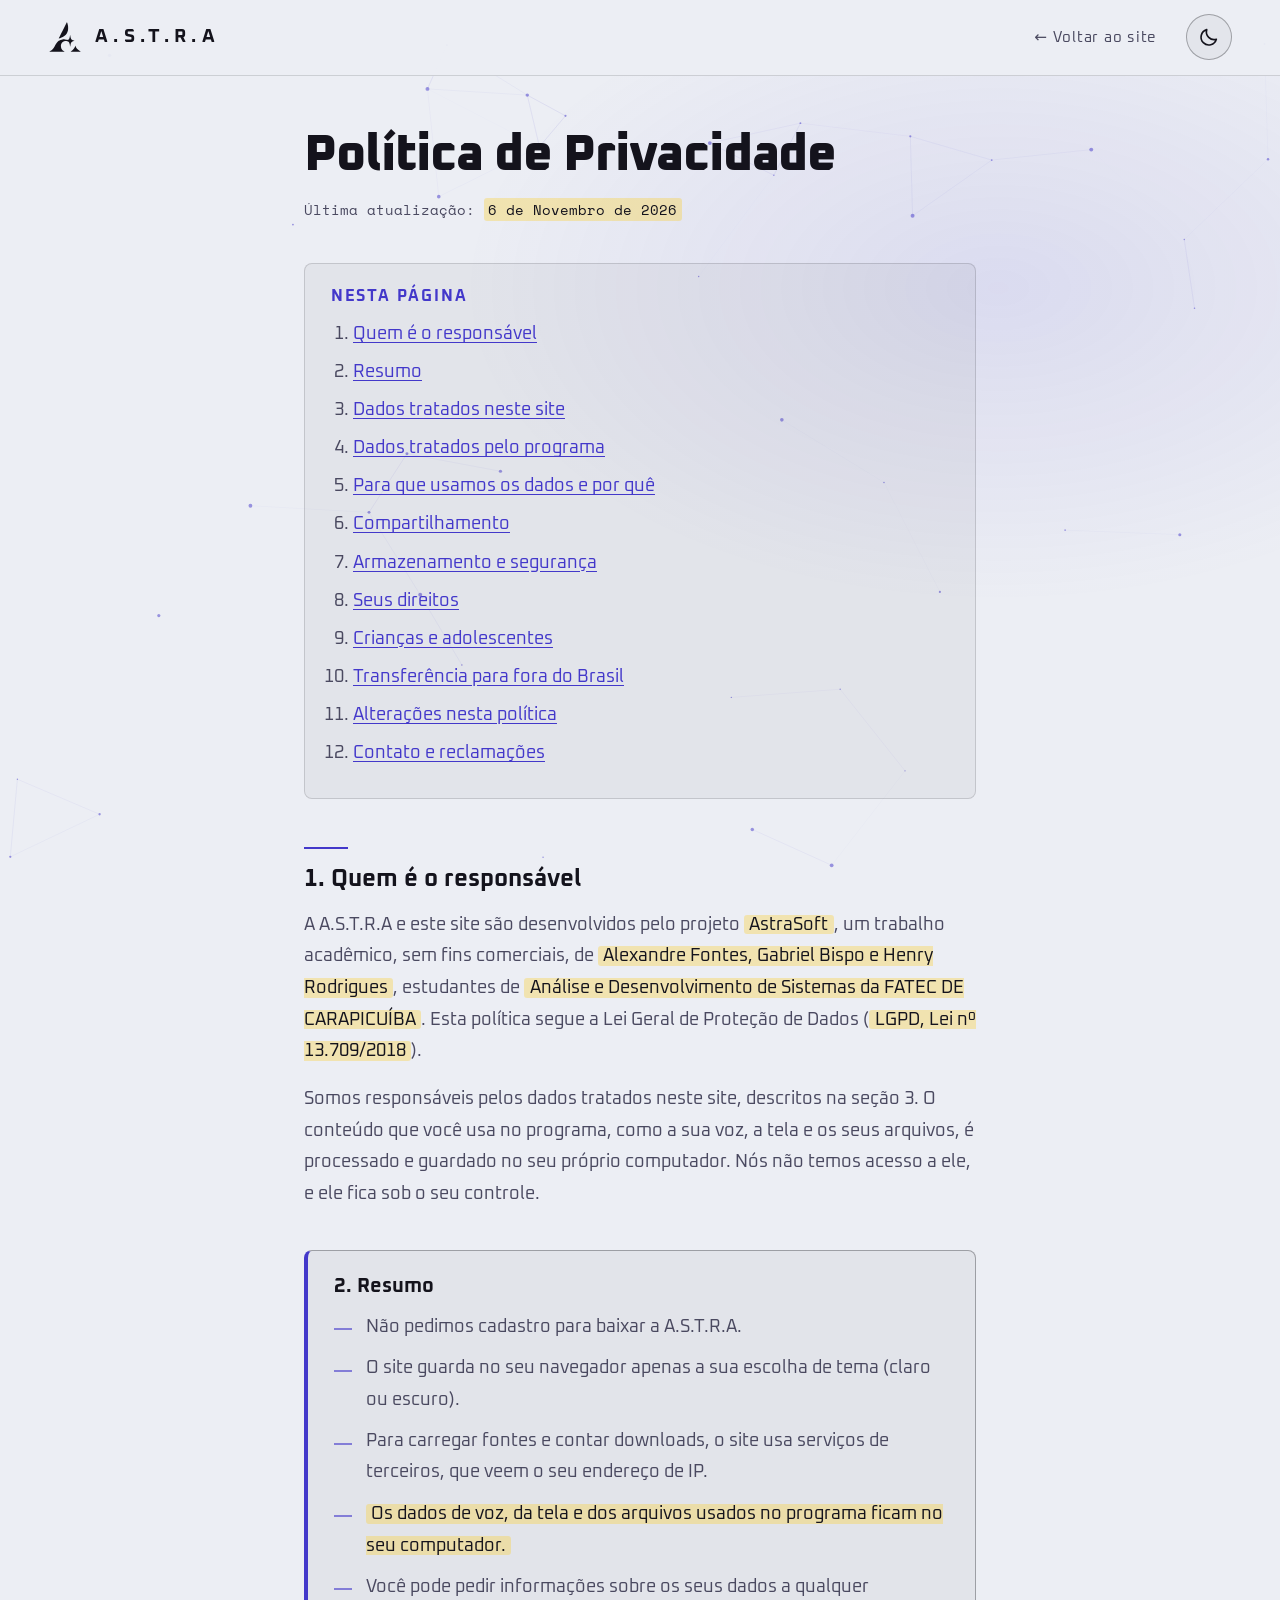
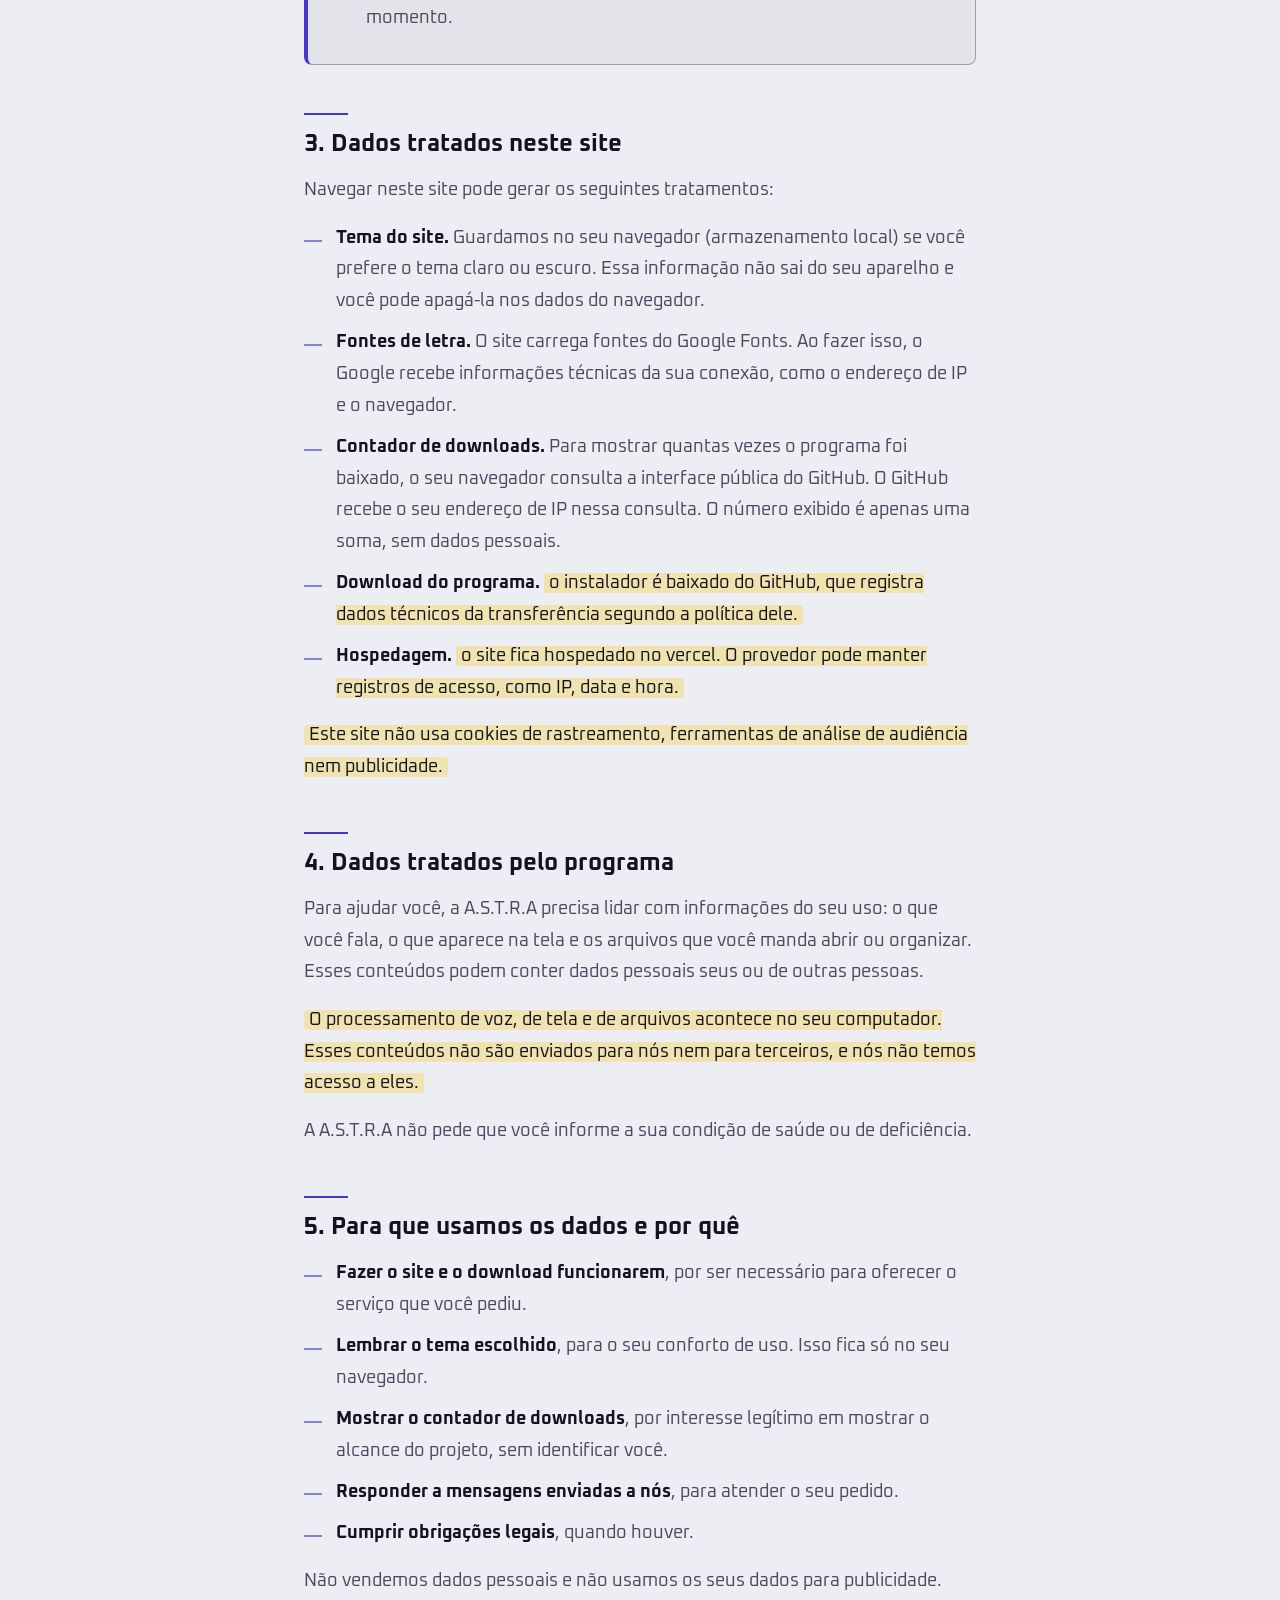
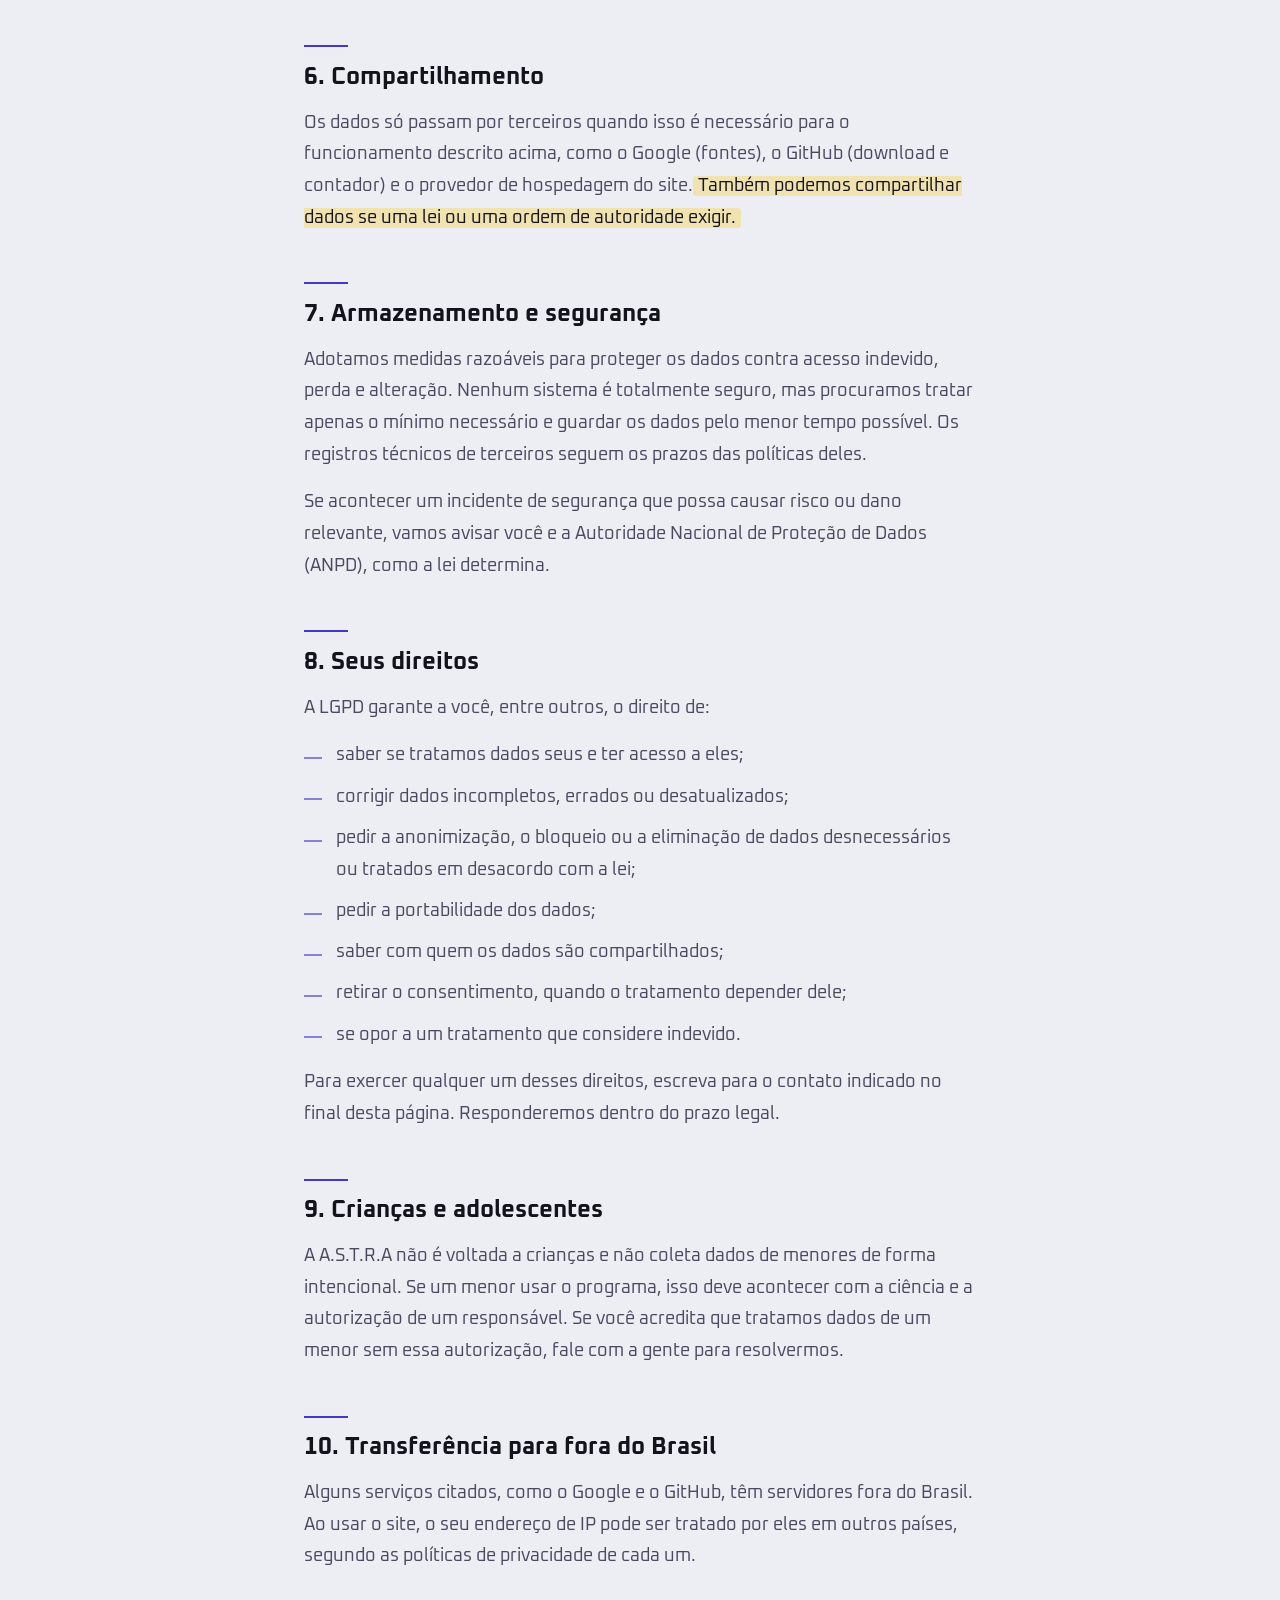
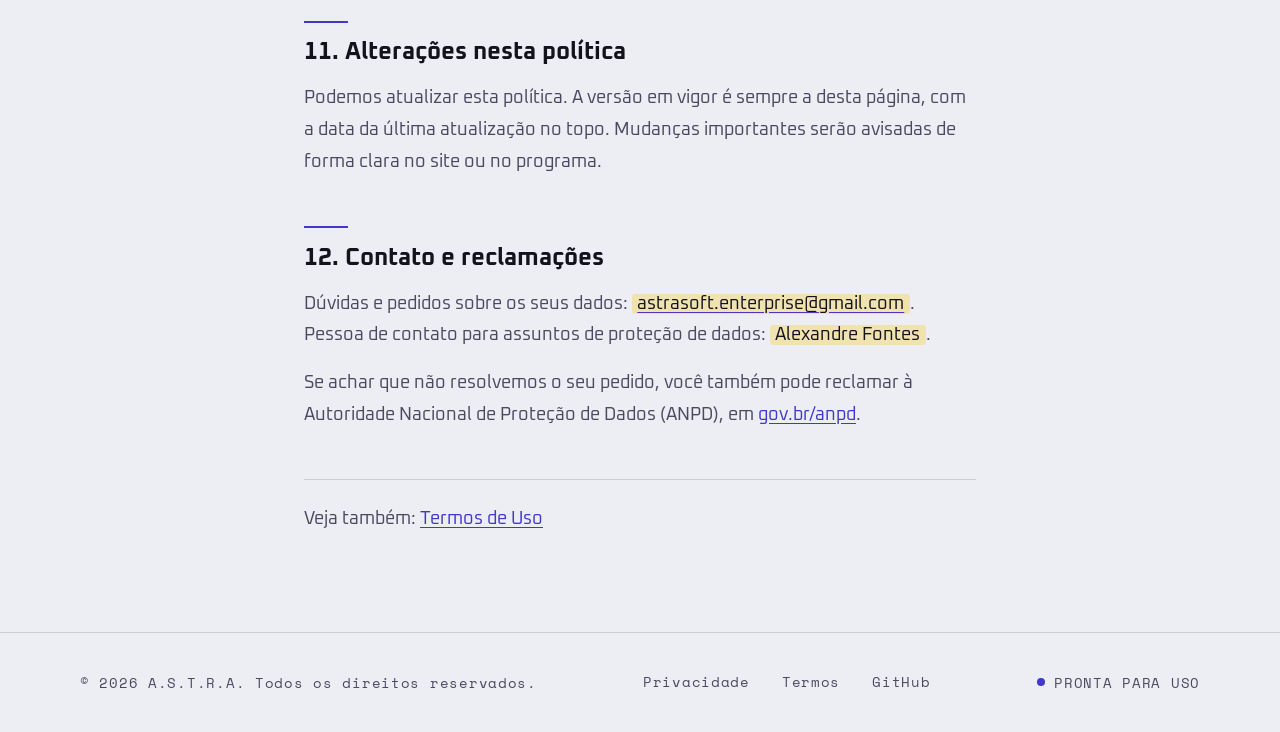
<file: pages/privacidade.html>
<!DOCTYPE html>
<html lang="pt-BR">
<head>
<meta charset="UTF-8">
<meta name="viewport" content="width=device-width, initial-scale=1.0">
<title>Política de Privacidade — A.S.T.R.A</title>
<meta name="description" content="Como a A.S.T.R.A trata dados pessoais, em linguagem simples e de acordo com a LGPD.">
<meta name="color-scheme" content="dark light">
<meta name="theme-color" content="#07060c">
<link rel="icon" href="../assets/favicon.svg" type="image/svg+xml">

<!-- Rascunho: preencher os campos destacados em amarelo no site antes de publicar -->

<script>
/* Define o tema antes da página aparecer, para não piscar */
(function(){
  var t=null;
  try{t=localStorage.getItem('astra-theme')}catch(e){}
  if(t!=='light'&&t!=='dark'){
    t=window.matchMedia&&window.matchMedia('(prefers-color-scheme: light)').matches?'light':'dark';
  }
  var d=document.documentElement;
  d.setAttribute('data-theme',t);
  d.classList.add('js');
})();
</script>

<link rel="preconnect" href="https://fonts.googleapis.com">
<link rel="preconnect" href="https://fonts.gstatic.com" crossorigin>
<link href="https://fonts.googleapis.com/css2?family=Oxanium:wght@400;600;700;800&family=Space+Mono:wght@400;700&display=swap" rel="stylesheet">
<link rel="stylesheet" href="../css/astra.css">
<link rel="stylesheet" href="../css/astra-legal.css">
</head>
<body>

<a class="skip-link" href="#main">Ir para o conteúdo</a>

<svg width="0" height="0" style="position:absolute" aria-hidden="true" focusable="false">
  <symbol id="astra-logo" viewBox="0 0 100 95"><path fill="currentColor" d="M48.15 91.33C48.62 91.15 48.28 90.75 47.13 90.13C45.85 89.43 43.5 87.6 42.64 86.63C41.06 84.84 40.51 84.03 39.61 82.17C38.79 80.48 38.48 79.44 38.16 77.3C37.46 72.57 38.1 69.12 40.36 65.6C41.82 63.31 44.67 61.25 47.9 60.15C49.67 59.54 53.87 59.55 56.45 60.16C60.78 61.19 62.44 63.02 63.8 68.3C63.95 68.87 64.11 69.62 64.16 69.97C64.21 70.31 64.33 70.97 64.42 71.43C64.51 71.89 64.65 72.88 64.72 73.64C64.87 75.12 65.07 75.94 65.29 75.94C65.48 75.94 65.59 75.53 65.81 74.1C66.7 68.21 67.7 64.98 69.2 63.05C70.52 61.36 73.2 59.8 75.84 59.2C76.71 59 77.81 58.64 77.88 58.53C77.98 58.36 77.76 58.27 76.46 57.94C73.63 57.22 72.29 56.69 70.8 55.69C69.91 55.1 68.82 54.01 68.33 53.22C67.21 51.43 66.18 47.48 65.66 43.03C65.57 42.27 65.34 41.54 65.19 41.54C65.01 41.54 64.84 42.24 64.68 43.71C64.58 44.57 64.45 45.52 64.38 45.84C64.31 46.15 64.23 46.65 64.2 46.93C64.04 48.29 63.13 51.52 62.55 52.79C61.99 53.99 60.77 55.45 59.96 55.87C59.25 56.23 57.28 56.22 55.37 55.84C54.88 55.74 53.64 55.5 52.63 55.31C51.62 55.11 50.37 54.87 49.87 54.76C48.77 54.53 44.34 54.43 42.86 54.59C38.54 55.08 34.21 56.69 31.38 58.85C29.27 60.47 27.15 62.68 25.16 65.34C22.92 68.34 21.26 71.08 19.43 74.81C17.7 78.32 16.19 80.52 13.13 83.95C11.09 86.25 6.67 89.57 4.41 90.5C4.02 90.66 3.68 90.95 3.68 91.12C3.68 91.19 3.77 91.28 3.88 91.32C4.16 91.43 47.86 91.44 48.15 91.33ZM96.18 91.33C96.7 91.13 96.43 90.81 95.09 90.05C92.43 88.54 89.53 86.29 87.34 84.04C84.11 80.73 82.49 77.98 81.51 74.18C81.28 73.28 80.97 73.5 80.33 75.03C79.82 76.24 78.39 79.06 77.7 80.19C74.98 84.65 70.98 88.64 67.52 90.33C66.5 90.83 66.25 91.13 66.73 91.32C66.99 91.43 95.9 91.43 96.18 91.33ZM33.65 51.55C34.45 51.21 35.85 50.62 36.77 50.23C37.68 49.84 38.98 49.34 39.66 49.12C45.07 47.31 49.3 44.63 52.48 40.98C55.12 37.96 56.58 35.22 58.05 30.54C58.85 27.97 59.25 25.07 59.31 21.25C59.35 18.38 59.32 17.92 58.89 14.29C58.44 10.43 56.49 3.68 55.83 3.68C55.57 3.68 55.06 4.6 52.46 9.79C36.58 41.48 31.69 51.28 31.58 51.56C31.42 52.03 31.55 52.27 31.93 52.21C32.08 52.18 32.86 51.89 33.65 51.55Z"/></symbol>
</svg>

<canvas id="bg-canvas" aria-hidden="true"></canvas>

<header class="top">
  <a class="logo" href="../index.html" aria-label="A.S.T.R.A — voltar ao início">
    <svg class="logo-mark" aria-hidden="true" focusable="false"><use href="#astra-logo"/></svg>
    <span class="logo-name">A.S.T.R.A</span>
  </a>
  <nav class="nav-right" aria-label="Principal">
    <a class="nav-back" href="../index.html">← Voltar ao site</a>
    <button class="theme-toggle" id="theme-toggle" type="button" aria-label="Alternar entre tema claro e escuro">
      <svg class="i-sun" viewBox="0 0 24 24" aria-hidden="true" focusable="false"><circle cx="12" cy="12" r="4.2"/><path d="M12 2.5v2.4M12 19.1v2.4M2.5 12h2.4M19.1 12h2.4M5.3 5.3l1.7 1.7M17 17l1.7 1.7M5.3 18.7 7 17M17 7l1.7-1.7"/></svg>
      <svg class="i-moon" viewBox="0 0 24 24" aria-hidden="true" focusable="false"><path d="M20 14.5A8.5 8.5 0 0 1 9.5 4 8.5 8.5 0 1 0 20 14.5Z"/></svg>
    </button>
  </nav>
</header>

<main id="main" class="legal">
  <h1>Política de Privacidade</h1>
  <p class="updated">Última atualização: <span class="fill">6 de Novembro de 2026</span></p>

  <nav class="toc" aria-label="Índice desta página">
    <h2 class="toc-title">Nesta página</h2>
    <ol>
      <li><a href="#quem-somos">Quem é o responsável</a></li>
      <li><a href="#resumo">Resumo</a></li>
      <li><a href="#site">Dados tratados neste site</a></li>
      <li><a href="#app">Dados tratados pelo programa</a></li>
      <li><a href="#finalidades">Para que usamos os dados e por quê</a></li>
      <li><a href="#compartilhamento">Compartilhamento</a></li>
      <li><a href="#seguranca">Armazenamento e segurança</a></li>
      <li><a href="#direitos">Seus direitos</a></li>
      <li><a href="#criancas">Crianças e adolescentes</a></li>
      <li><a href="#internacional">Transferência para fora do Brasil</a></li>
      <li><a href="#alteracoes">Alterações nesta política</a></li>
      <li><a href="#contato">Contato e reclamações</a></li>
    </ol>
  </nav>

  <section id="quem-somos">
  <h2>1. Quem é o responsável</h2>
  <p>A A.S.T.R.A e este site são desenvolvidos pelo projeto <span class="fill">AstraSoft</span>, um trabalho acadêmico, sem fins comerciais, de 
    <span class="fill">Alexandre Fontes, Gabriel Bispo e Henry Rodrigues</span>, estudantes de <span class="fill">Análise e Desenvolvimento de Sistemas da FATEC DE CARAPICUÍBA</span>. Esta política segue a Lei Geral de Proteção de Dados (<span class="fill">LGPD, Lei nº 13.709/2018</span>).</p>
  <p>Somos responsáveis pelos dados tratados neste site, descritos na seção 3. O conteúdo que você usa no programa, como a sua voz, a tela e os seus arquivos, é processado e guardado no seu próprio computador. Nós não temos acesso a ele, e ele fica sob o seu controle.</p>
</section>

  <div class="legal-summary" id="resumo" role="note">
    <h2>2. Resumo</h2>
    <ul>
      <li>Não pedimos cadastro para baixar a A.S.T.R.A.</li>
      <li>O site guarda no seu navegador apenas a sua escolha de tema (claro ou escuro).</li>
      <li>Para carregar fontes e contar downloads, o site usa serviços de terceiros, que veem o seu endereço de IP.</li>
      <li><span class="fill">Os dados de voz, da tela e dos arquivos usados no programa ficam no seu computador.</span></li>
      <li>Você pode pedir informações sobre os seus dados a qualquer momento.</li>
    </ul>
  </div>

  <section id="site">
    <h2>3. Dados tratados neste site</h2>
    <p>Navegar neste site pode gerar os seguintes tratamentos:</p>
    <ul>
      <li><strong>Tema do site.</strong> Guardamos no seu navegador (armazenamento local) se você prefere o tema claro ou escuro. Essa informação não sai do seu aparelho e você pode apagá-la nos dados do navegador.</li>
      <li><strong>Fontes de letra.</strong> O site carrega fontes do Google Fonts. Ao fazer isso, o Google recebe informações técnicas da sua conexão, como o endereço de IP e o navegador.</li>
      <li><strong>Contador de downloads.</strong> Para mostrar quantas vezes o programa foi baixado, o seu navegador consulta a interface pública do GitHub. O GitHub recebe o seu endereço de IP nessa consulta. O número exibido é apenas uma soma, sem dados pessoais.</li>
      <li><strong>Download do programa.</strong> <span class="fill">o instalador é baixado do GitHub, que registra dados técnicos da transferência segundo a política dele.</span></li>
      <li><strong>Hospedagem.</strong> <span class="fill">o site fica hospedado no vercel. O provedor pode manter registros de acesso, como IP, data e hora.</span></li>
    </ul>
    <p><span class="fill">Este site não usa cookies de rastreamento, ferramentas de análise de audiência nem publicidade.</span> </p>
  </section>

  <section id="app">
    <h2>4. Dados tratados pelo programa</h2>
    <p>Para ajudar você, a A.S.T.R.A precisa lidar com informações do seu uso: o que você fala, o que aparece na tela e os arquivos que você manda abrir ou organizar. Esses conteúdos podem conter dados pessoais seus ou de outras pessoas.</p>
    <p><span class="fill">O processamento de voz, de tela e de arquivos acontece no seu computador. Esses conteúdos não são enviados para nós nem para terceiros, e nós não temos acesso a eles.</span></p>
    <p>A A.S.T.R.A não pede que você informe a sua condição de saúde ou de deficiência.</p>
  </section>

  <section id="finalidades">
    <h2>5. Para que usamos os dados e por quê</h2>
    <ul>
      <li><strong>Fazer o site e o download funcionarem</strong>, por ser necessário para oferecer o serviço que você pediu.</li>
      <li><strong>Lembrar o tema escolhido</strong>, para o seu conforto de uso. Isso fica só no seu navegador.</li>
      <li><strong>Mostrar o contador de downloads</strong>, por interesse legítimo em mostrar o alcance do projeto, sem identificar você.</li>
      <li><strong>Responder a mensagens enviadas a nós</strong>, para atender o seu pedido.</li>
      <li><strong>Cumprir obrigações legais</strong>, quando houver.</li>
    </ul>
    <p>Não vendemos dados pessoais e não usamos os seus dados para publicidade.</p>
  </section>

  <section id="compartilhamento">
    <h2>6. Compartilhamento</h2>
    <p>Os dados só passam por terceiros quando isso é necessário para o funcionamento descrito acima, como o Google (fontes), o GitHub (download e contador) e o provedor de hospedagem do site.<span class="fill">Também podemos compartilhar dados se uma lei ou uma ordem de autoridade exigir.</span></p>
  </section>

  <section id="seguranca">
    <h2>7. Armazenamento e segurança</h2>
    <p>Adotamos medidas razoáveis para proteger os dados contra acesso indevido, perda e alteração. Nenhum sistema é totalmente seguro, mas procuramos tratar apenas o mínimo necessário e guardar os dados pelo menor tempo possível. Os registros técnicos de terceiros seguem os prazos das políticas deles.</p>
    <p>Se acontecer um incidente de segurança que possa causar risco ou dano relevante, vamos avisar você e a Autoridade Nacional de Proteção de Dados (ANPD), como a lei determina.</p>
  </section>

  <section id="direitos">
    <h2>8. Seus direitos</h2>
    <p>A LGPD garante a você, entre outros, o direito de:</p>
    <ul>
      <li>saber se tratamos dados seus e ter acesso a eles;</li>
      <li>corrigir dados incompletos, errados ou desatualizados;</li>
      <li>pedir a anonimização, o bloqueio ou a eliminação de dados desnecessários ou tratados em desacordo com a lei;</li>
      <li>pedir a portabilidade dos dados;</li>
      <li>saber com quem os dados são compartilhados;</li>
      <li>retirar o consentimento, quando o tratamento depender dele;</li>
      <li>se opor a um tratamento que considere indevido.</li>
    </ul>
    <p>Para exercer qualquer um desses direitos, escreva para o contato indicado no final desta página. Responderemos dentro do prazo legal.</p>
  </section>

  <section id="criancas">
    <h2>9. Crianças e adolescentes</h2>
    <p>A A.S.T.R.A não é voltada a crianças e não coleta dados de menores de forma intencional. Se um menor usar o programa, isso deve acontecer com a ciência e a autorização de um responsável. Se você acredita que tratamos dados de um menor sem essa autorização, fale com a gente para resolvermos.</p>
  </section>

  <section id="internacional">
    <h2>10. Transferência para fora do Brasil</h2>
    <p>Alguns serviços citados, como o Google e o GitHub, têm servidores fora do Brasil. Ao usar o site, o seu endereço de IP pode ser tratado por eles em outros países, segundo as políticas de privacidade de cada um.</p>
  </section>

  <section id="alteracoes">
    <h2>11. Alterações nesta política</h2>
    <p>Podemos atualizar esta política. A versão em vigor é sempre a desta página, com a data da última atualização no topo. Mudanças importantes serão avisadas de forma clara no site ou no programa.</p>
  </section>

  <section id="contato">
    <h2>12. Contato e reclamações</h2>
    <p>Dúvidas e pedidos sobre os seus dados: <a href="mailto:astrasoft.enterprise@gmail.com"><span class="fill">astrasoft.enterprise@gmail.com</span></a>. Pessoa de contato para assuntos de proteção de dados: <span class="fill">Alexandre Fontes</span>.</p>
    <p>Se achar que não resolvemos o seu pedido, você também pode reclamar à Autoridade Nacional de Proteção de Dados (ANPD), em <a href="https://www.gov.br/anpd">gov.br/anpd</a>.</p>
  </section>

  <p class="legal-other">Veja também: <a href="termos.html">Termos de Uso</a></p>
</main>

<footer>
  <div>© 2026 A.S.T.R.A. Todos os direitos reservados.</div>
  <nav class="footer-links" aria-label="Rodapé">
    <a href="privacidade.html">Privacidade</a>
    <a href="termos.html">Termos</a>
    <a href="https://github.com/here236/A.S.T.R.A-Site">GitHub</a>
  </nav>
  <div class="footer-status">
    <div class="status-dot" aria-hidden="true"></div>
    PRONTA PARA USO
  </div>
</footer>

<script src="../js/astra.js"></script>
</body>
</html>
</file>
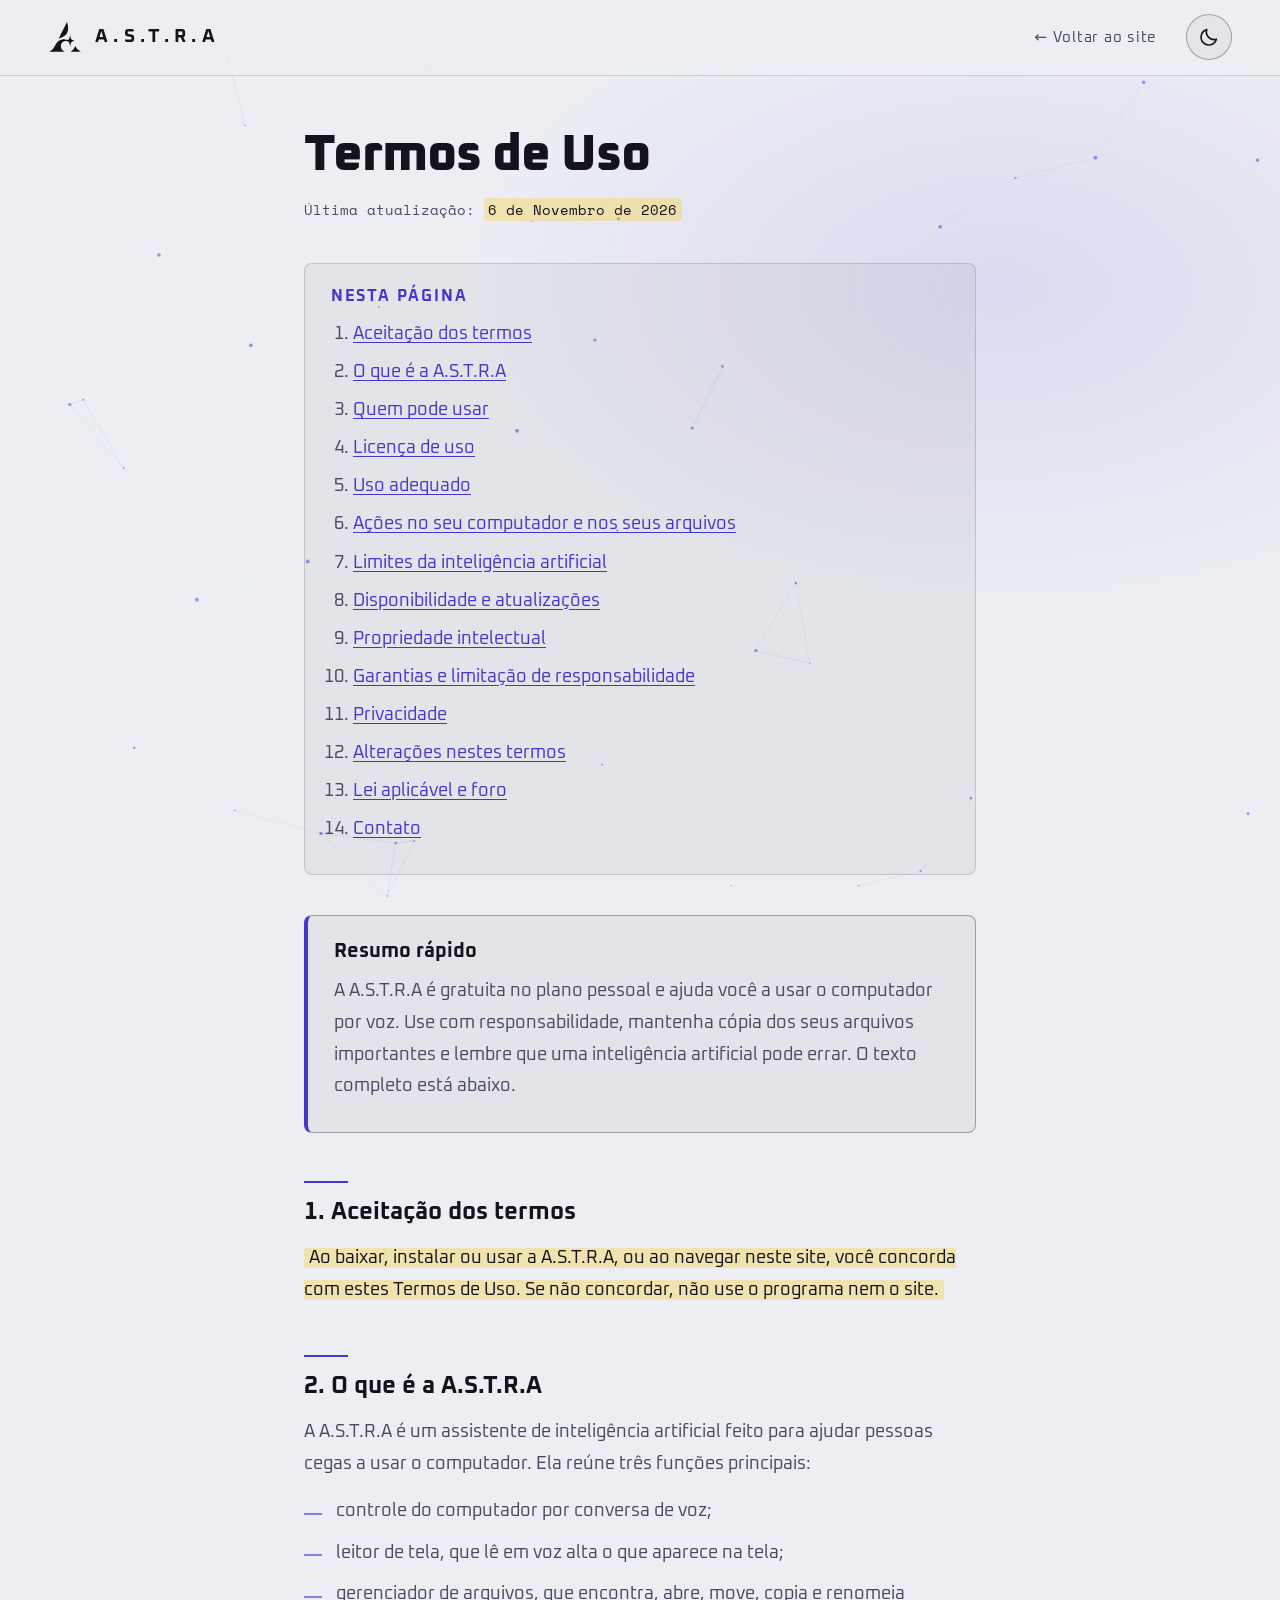
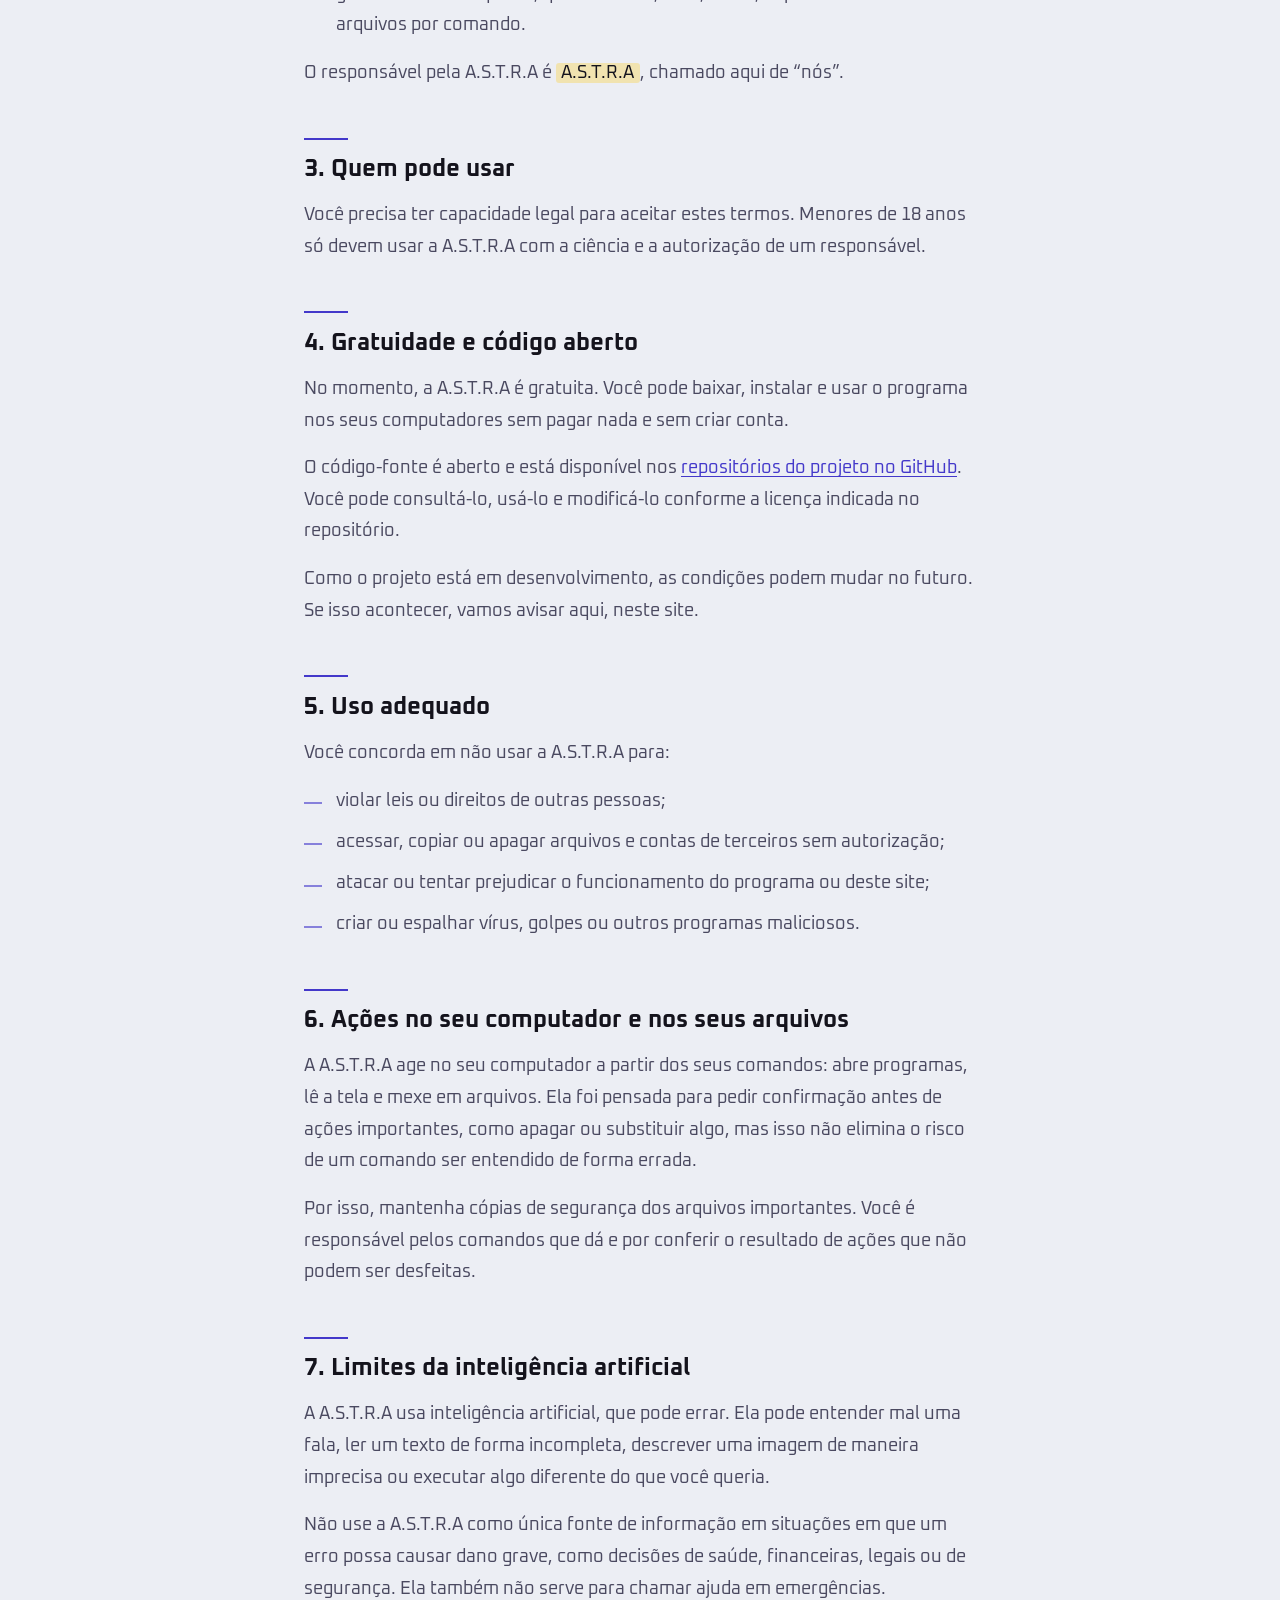
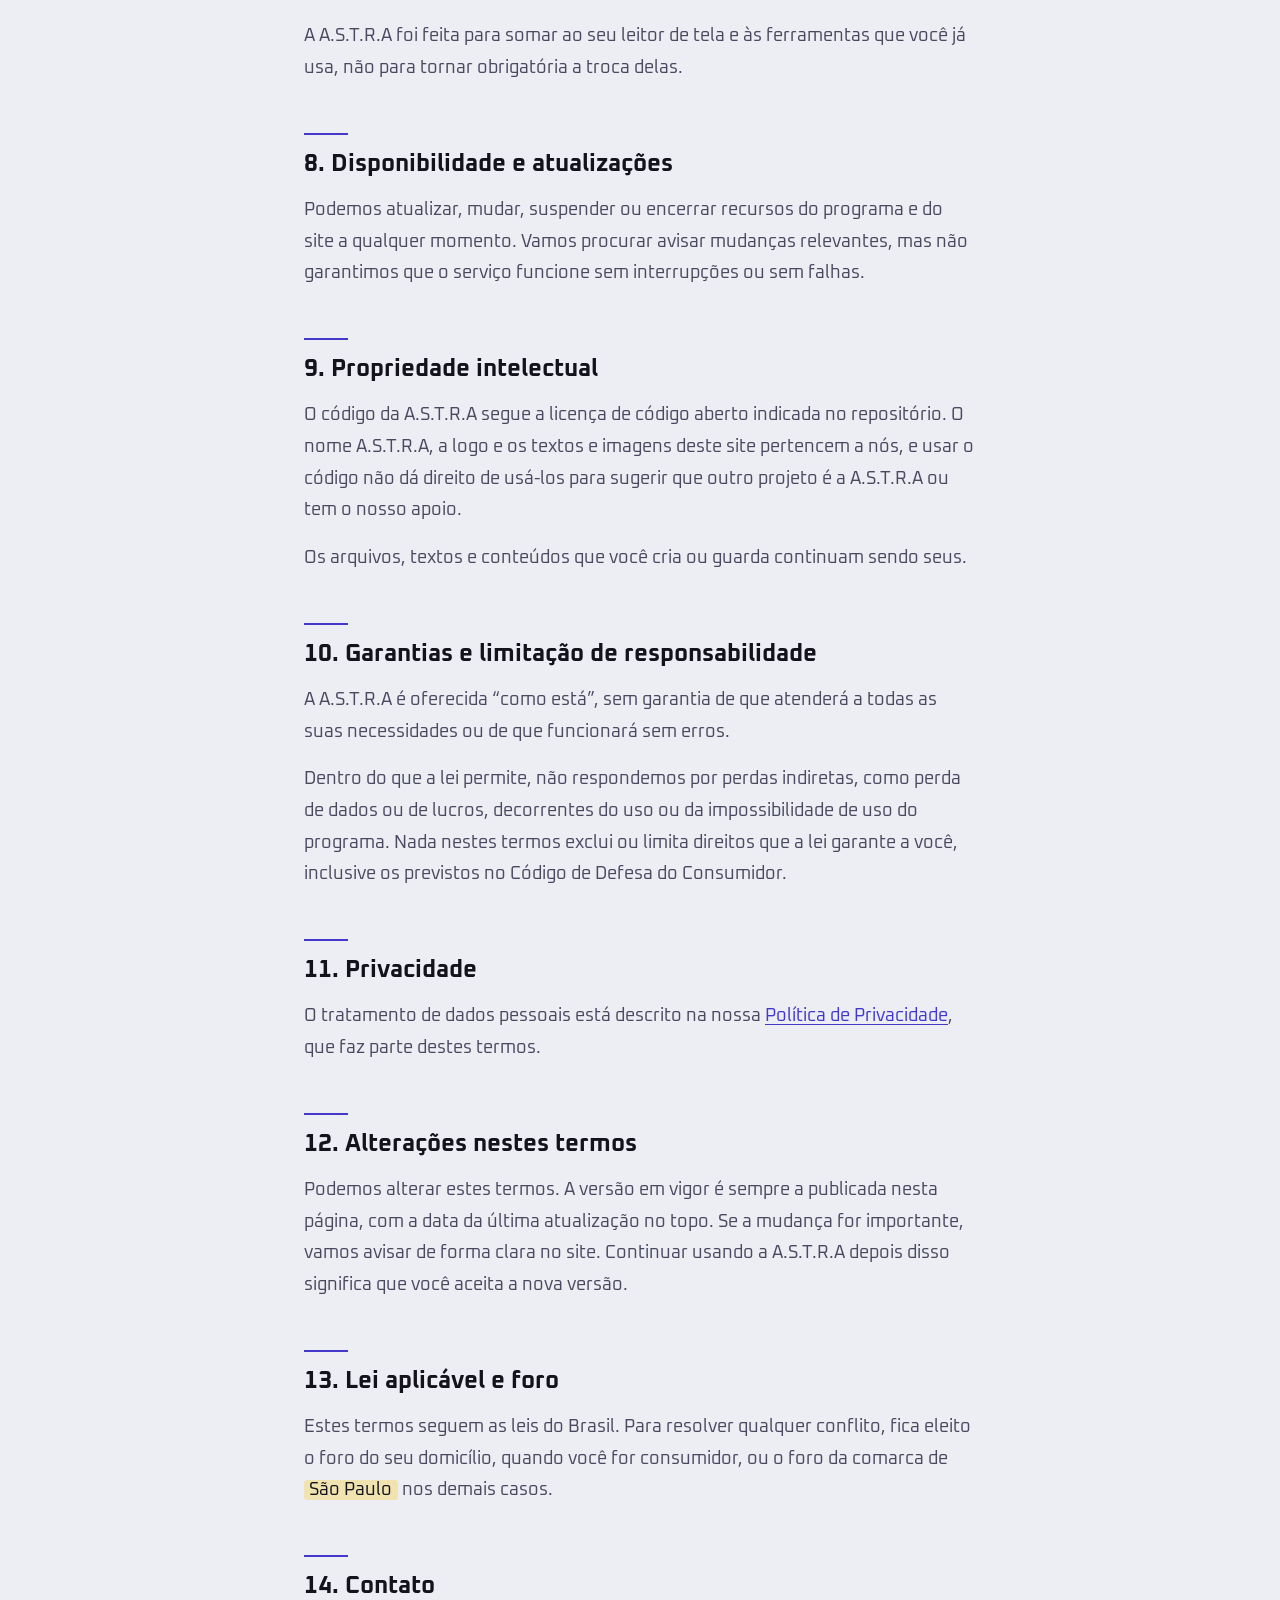
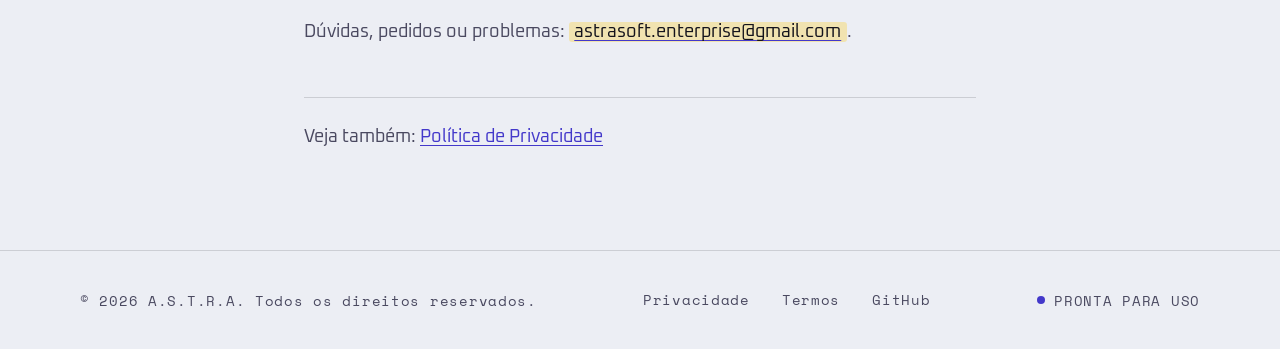
<file: pages/termos.html>
<!DOCTYPE html>
<html lang="pt-BR">
<head>
<meta charset="UTF-8">
<meta name="viewport" content="width=device-width, initial-scale=1.0">
<title>Termos de Uso — A.S.T.R.A</title>
<meta name="description" content="Termos de uso da A.S.T.R.A, assistente de inteligência artificial para pessoas cegas usarem o computador.">
<meta name="color-scheme" content="dark light">
<meta name="theme-color" content="#07060c">
<link rel="icon" href="../assets/favicon.svg" type="image/svg+xml">

<!-- Rascunho: preencher os campos destacados em amarelo no site antes de publicar -->

<script>
/* Define o tema antes da página aparecer, para não piscar */
(function(){
  var t=null;
  try{t=localStorage.getItem('astra-theme')}catch(e){}
  if(t!=='light'&&t!=='dark'){
    t=window.matchMedia&&window.matchMedia('(prefers-color-scheme: light)').matches?'light':'dark';
  }
  var d=document.documentElement;
  d.setAttribute('data-theme',t);
  d.classList.add('js');
})();
</script>

<link rel="preconnect" href="https://fonts.googleapis.com">
<link rel="preconnect" href="https://fonts.gstatic.com" crossorigin>
<link href="https://fonts.googleapis.com/css2?family=Oxanium:wght@400;600;700;800&family=Space+Mono:wght@400;700&display=swap" rel="stylesheet">
<link rel="stylesheet" href="../css/astra.css">
<link rel="stylesheet" href="../css/astra-legal.css">
</head>
<body>

<a class="skip-link" href="#main">Ir para o conteúdo</a>

<svg width="0" height="0" style="position:absolute" aria-hidden="true" focusable="false">
  <symbol id="astra-logo" viewBox="0 0 100 95"><path fill="currentColor" d="M48.15 91.33C48.62 91.15 48.28 90.75 47.13 90.13C45.85 89.43 43.5 87.6 42.64 86.63C41.06 84.84 40.51 84.03 39.61 82.17C38.79 80.48 38.48 79.44 38.16 77.3C37.46 72.57 38.1 69.12 40.36 65.6C41.82 63.31 44.67 61.25 47.9 60.15C49.67 59.54 53.87 59.55 56.45 60.16C60.78 61.19 62.44 63.02 63.8 68.3C63.95 68.87 64.11 69.62 64.16 69.97C64.21 70.31 64.33 70.97 64.42 71.43C64.51 71.89 64.65 72.88 64.72 73.64C64.87 75.12 65.07 75.94 65.29 75.94C65.48 75.94 65.59 75.53 65.81 74.1C66.7 68.21 67.7 64.98 69.2 63.05C70.52 61.36 73.2 59.8 75.84 59.2C76.71 59 77.81 58.64 77.88 58.53C77.98 58.36 77.76 58.27 76.46 57.94C73.63 57.22 72.29 56.69 70.8 55.69C69.91 55.1 68.82 54.01 68.33 53.22C67.21 51.43 66.18 47.48 65.66 43.03C65.57 42.27 65.34 41.54 65.19 41.54C65.01 41.54 64.84 42.24 64.68 43.71C64.58 44.57 64.45 45.52 64.38 45.84C64.31 46.15 64.23 46.65 64.2 46.93C64.04 48.29 63.13 51.52 62.55 52.79C61.99 53.99 60.77 55.45 59.96 55.87C59.25 56.23 57.28 56.22 55.37 55.84C54.88 55.74 53.64 55.5 52.63 55.31C51.62 55.11 50.37 54.87 49.87 54.76C48.77 54.53 44.34 54.43 42.86 54.59C38.54 55.08 34.21 56.69 31.38 58.85C29.27 60.47 27.15 62.68 25.16 65.34C22.92 68.34 21.26 71.08 19.43 74.81C17.7 78.32 16.19 80.52 13.13 83.95C11.09 86.25 6.67 89.57 4.41 90.5C4.02 90.66 3.68 90.95 3.68 91.12C3.68 91.19 3.77 91.28 3.88 91.32C4.16 91.43 47.86 91.44 48.15 91.33ZM96.18 91.33C96.7 91.13 96.43 90.81 95.09 90.05C92.43 88.54 89.53 86.29 87.34 84.04C84.11 80.73 82.49 77.98 81.51 74.18C81.28 73.28 80.97 73.5 80.33 75.03C79.82 76.24 78.39 79.06 77.7 80.19C74.98 84.65 70.98 88.64 67.52 90.33C66.5 90.83 66.25 91.13 66.73 91.32C66.99 91.43 95.9 91.43 96.18 91.33ZM33.65 51.55C34.45 51.21 35.85 50.62 36.77 50.23C37.68 49.84 38.98 49.34 39.66 49.12C45.07 47.31 49.3 44.63 52.48 40.98C55.12 37.96 56.58 35.22 58.05 30.54C58.85 27.97 59.25 25.07 59.31 21.25C59.35 18.38 59.32 17.92 58.89 14.29C58.44 10.43 56.49 3.68 55.83 3.68C55.57 3.68 55.06 4.6 52.46 9.79C36.58 41.48 31.69 51.28 31.58 51.56C31.42 52.03 31.55 52.27 31.93 52.21C32.08 52.18 32.86 51.89 33.65 51.55Z"/></symbol>
</svg>

<canvas id="bg-canvas" aria-hidden="true"></canvas>

<header class="top">
  <a class="logo" href="../index.html" aria-label="A.S.T.R.A — voltar ao início">
    <svg class="logo-mark" aria-hidden="true" focusable="false"><use href="#astra-logo"/></svg>
    <span class="logo-name">A.S.T.R.A</span>
  </a>
  <nav class="nav-right" aria-label="Principal">
    <a class="nav-back" href="../index.html">← Voltar ao site</a>
    <button class="theme-toggle" id="theme-toggle" type="button" aria-label="Alternar entre tema claro e escuro">
      <svg class="i-sun" viewBox="0 0 24 24" aria-hidden="true" focusable="false"><circle cx="12" cy="12" r="4.2"/><path d="M12 2.5v2.4M12 19.1v2.4M2.5 12h2.4M19.1 12h2.4M5.3 5.3l1.7 1.7M17 17l1.7 1.7M5.3 18.7 7 17M17 7l1.7-1.7"/></svg>
      <svg class="i-moon" viewBox="0 0 24 24" aria-hidden="true" focusable="false"><path d="M20 14.5A8.5 8.5 0 0 1 9.5 4 8.5 8.5 0 1 0 20 14.5Z"/></svg>
    </button>
  </nav>
</header>

<main id="main" class="legal">
  <h1>Termos de Uso</h1>
  <p class="updated">Última atualização: <span class="fill">6 de Novembro de 2026</span></p>

  <nav class="toc" aria-label="Índice desta página">
    <h2 class="toc-title">Nesta página</h2>
    <ol>
      <li><a href="#aceite">Aceitação dos termos</a></li>
      <li><a href="#o-que-e">O que é a A.S.T.R.A</a></li>
      <li><a href="#quem-pode">Quem pode usar</a></li>
      <li><a href="#licenca">Licença de uso</a></li>
      <li><a href="#uso-adequado">Uso adequado</a></li>
      <li><a href="#acoes">Ações no seu computador e nos seus arquivos</a></li>
      <li><a href="#limites-ia">Limites da inteligência artificial</a></li>
      <li><a href="#disponibilidade">Disponibilidade e atualizações</a></li>
      <li><a href="#propriedade">Propriedade intelectual</a></li>
      <li><a href="#responsabilidade">Garantias e limitação de responsabilidade</a></li>
      <li><a href="#privacidade">Privacidade</a></li>
      <li><a href="#alteracoes">Alterações nestes termos</a></li>
      <li><a href="#lei">Lei aplicável e foro</a></li>
      <li><a href="#contato">Contato</a></li>
    </ol>
  </nav>

  <div class="legal-summary" role="note">
    <h2>Resumo rápido</h2>
    <p>A A.S.T.R.A é gratuita no plano pessoal e ajuda você a usar o computador por voz. Use com responsabilidade, mantenha cópia dos seus arquivos importantes e lembre que uma inteligência artificial pode errar. O texto completo está abaixo.</p>
  </div>

  <section id="aceite">
    <h2>1. Aceitação dos termos</h2>
    <p><span class="fill">Ao baixar, instalar ou usar a A.S.T.R.A, ou ao navegar neste site, você concorda com estes Termos de Uso. Se não concordar, não use o programa nem o site.</span></p>
  </section>

  <section id="o-que-e">
    <h2>2. O que é a A.S.T.R.A</h2>
    <p>A A.S.T.R.A é um assistente de inteligência artificial feito para ajudar pessoas cegas a usar o computador. Ela reúne três funções principais:</p>
    <ul>
      <li>controle do computador por conversa de voz;</li>
      <li>leitor de tela, que lê em voz alta o que aparece na tela;</li>
      <li>gerenciador de arquivos, que encontra, abre, move, copia e renomeia arquivos por comando.</li>
    </ul>
    <p>O responsável pela A.S.T.R.A é <span class="fill">A.S.T.R.A</span>, chamado aqui de “nós”.</p>
  </section>

  <section id="quem-pode">
    <h2>3. Quem pode usar</h2>
    <p>Você precisa ter capacidade legal para aceitar estes termos. Menores de 18 anos só devem usar a A.S.T.R.A com a ciência e a autorização de um responsável.</p>
  </section>

  <section id="licenca">
    <h2>4. Gratuidade e código aberto</h2>
    <p>No momento, a A.S.T.R.A é gratuita. Você pode baixar, instalar e usar o programa nos seus computadores sem pagar nada e sem criar conta.</p>
    <p>O código-fonte é aberto e está disponível nos <a href="https://github.com/here236">repositórios do projeto no GitHub</a>. Você pode consultá-lo, usá-lo e modificá-lo conforme a licença indicada no repositório.</p>
    <p>Como o projeto está em desenvolvimento, as condições podem mudar no futuro. Se isso acontecer, vamos avisar aqui, neste site.</p>
  </section>

  <section id="uso-adequado">
    <h2>5. Uso adequado</h2>
    <p>Você concorda em não usar a A.S.T.R.A para:</p>
    <ul>
      <li>violar leis ou direitos de outras pessoas;</li>
      <li>acessar, copiar ou apagar arquivos e contas de terceiros sem autorização;</li>
      <li>atacar ou tentar prejudicar o funcionamento do programa ou deste site;</li>
      <li>criar ou espalhar vírus, golpes ou outros programas maliciosos.</li>
    </ul>
  </section>

  <section id="acoes">
    <h2>6. Ações no seu computador e nos seus arquivos</h2>
    <p>A A.S.T.R.A age no seu computador a partir dos seus comandos: abre programas, lê a tela e mexe em arquivos. Ela foi pensada para pedir confirmação antes de ações importantes, como apagar ou substituir algo, mas isso não elimina o risco de um comando ser entendido de forma errada.</p>
    <p>Por isso, mantenha cópias de segurança dos arquivos importantes. Você é responsável pelos comandos que dá e por conferir o resultado de ações que não podem ser desfeitas.</p>
  </section>

  <section id="limites-ia">
    <h2>7. Limites da inteligência artificial</h2>
    <p>A A.S.T.R.A usa inteligência artificial, que pode errar. Ela pode entender mal uma fala, ler um texto de forma incompleta, descrever uma imagem de maneira imprecisa ou executar algo diferente do que você queria.</p>
    <p>Não use a A.S.T.R.A como única fonte de informação em situações em que um erro possa causar dano grave, como decisões de saúde, financeiras, legais ou de segurança. Ela também não serve para chamar ajuda em emergências.</p>
    <p>A A.S.T.R.A foi feita para somar ao seu leitor de tela e às ferramentas que você já usa, não para tornar obrigatória a troca delas.</p>
  </section>

  <section id="disponibilidade">
    <h2>8. Disponibilidade e atualizações</h2>
    <p>Podemos atualizar, mudar, suspender ou encerrar recursos do programa e do site a qualquer momento. Vamos procurar avisar mudanças relevantes, mas não garantimos que o serviço funcione sem interrupções ou sem falhas.</p>
  </section>

  <section id="propriedade">
    <h2>9. Propriedade intelectual</h2>
    <p>O código da A.S.T.R.A segue a licença de código aberto indicada no repositório. O nome A.S.T.R.A, a logo e os textos e imagens deste site pertencem a nós, e usar o código não dá direito de usá-los para sugerir que outro projeto é a A.S.T.R.A ou tem o nosso apoio.</p>
    <p>Os arquivos, textos e conteúdos que você cria ou guarda continuam sendo seus.</p>
  </section>

  <section id="responsabilidade">
    <h2>10. Garantias e limitação de responsabilidade</h2>
    <p>A A.S.T.R.A é oferecida “como está”, sem garantia de que atenderá a todas as suas necessidades ou de que funcionará sem erros.</p>
    <p>Dentro do que a lei permite, não respondemos por perdas indiretas, como perda de dados ou de lucros, decorrentes do uso ou da impossibilidade de uso do programa. Nada nestes termos exclui ou limita direitos que a lei garante a você, inclusive os previstos no Código de Defesa do Consumidor.</p>
  </section>

  <section id="privacidade">
    <h2>11. Privacidade</h2>
    <p>O tratamento de dados pessoais está descrito na nossa <a href="privacidade.html">Política de Privacidade</a>, que faz parte destes termos.</p>
  </section>

  <section id="alteracoes">
    <h2>12. Alterações nestes termos</h2>
    <p>Podemos alterar estes termos. A versão em vigor é sempre a publicada nesta página, com a data da última atualização no topo. Se a mudança for importante, vamos avisar de forma clara no site. Continuar usando a A.S.T.R.A depois disso significa que você aceita a nova versão.</p>
  </section>

  <section id="lei">
    <h2>13. Lei aplicável e foro</h2>
    <p>Estes termos seguem as leis do Brasil. Para resolver qualquer conflito, fica eleito o foro do seu domicílio, quando você for consumidor, ou o foro da comarca de <span class="fill">São Paulo</span> nos demais casos.</p>
  </section>

  <section id="contato">
    <h2>14. Contato</h2>
    <p>Dúvidas, pedidos ou problemas: <a href="mailto:astrasoft.enterprise@gmail.com"><span class="fill">astrasoft.enterprise@gmail.com</span></a>.</p>
  </section>

  <p class="legal-other">Veja também: <a href="privacidade.html">Política de Privacidade</a></p>
</main>

<footer>
  <div>© 2026 A.S.T.R.A. Todos os direitos reservados.</div>
  <nav class="footer-links" aria-label="Rodapé">
    <a href="privacidade.html">Privacidade</a>
    <a href="termos.html">Termos</a>
    <a href="https://github.com/here236/A.S.T.R.A-Site">GitHub</a>
  </nav>
  <div class="footer-status">
    <div class="status-dot" aria-hidden="true"></div>
    PRONTA PARA USO
  </div>
</footer>

<script src="../js/astra.js"></script>
</body>
</html>
</file>
<file: css/astra.css>
*{margin:0;padding:0;box-sizing:border-box}

/* Tema claro é o padrão; o escuro é aplicado por data-theme="dark" */
:root{
  --bg:#eceef4;
  --bg2:#f6f7fb;
  --text:#14131c;
  --muted:#4a4960;
  --accent:#4338ca;
  --accent-soft:rgba(67,56,202,0.10);
  --line:rgba(11,10,18,0.14);
  --line-strong:rgba(11,10,18,0.32);
  --surface:rgba(11,10,18,0.04);
  --nav-bg:rgba(236,238,244,0.94);
  --btn-bg:#0b0a12;
  --btn-fg:#ffffff;
  --glow:rgba(67,56,202,0.10);
  --grid:rgba(11,10,18,0.05);
  --particle:67,56,202;
  color-scheme:light;
}

:root[data-theme="dark"]{
  --bg:#07060c;
  --bg2:#0d0c16;
  --text:#f4f3fa;
  --muted:#adabc0;
  --accent:#c4bfff;
  --accent-soft:rgba(196,191,255,0.12);
  --line:rgba(255,255,255,0.12);
  --line-strong:rgba(255,255,255,0.32);
  --surface:rgba(255,255,255,0.05);
  --nav-bg:rgba(7,6,12,0.94);
  --btn-bg:#ffffff;
  --btn-fg:#07060c;
  --glow:rgba(99,82,255,0.20);
  --grid:rgba(255,255,255,0.04);
  --particle:196,191,255;
  color-scheme:dark;
}

html{scroll-behavior:smooth;overflow-x:hidden;scroll-padding-top:5rem}

body{
  background:var(--bg);
  color:var(--text);
  font-family:'Oxanium',system-ui,sans-serif;
  font-size:1rem;
  overflow-x:hidden;
}

/* Brilho suave e grade fixos */
body::before{
  content:'';position:fixed;inset:0;z-index:0;pointer-events:none;
  background:radial-gradient(60% 50% at 78% 32%,var(--glow),transparent 70%);
}

/* Animação circular da troca de tema */
::view-transition-old(root),
::view-transition-new(root){
  animation:none;
  mix-blend-mode:normal;
}

/* Acessibilidade */
.sr-only{
  position:absolute;width:1px;height:1px;overflow:hidden;
  clip:rect(0 0 0 0);clip-path:inset(50%);white-space:nowrap;
}

.skip-link{
  position:fixed;top:0.75rem;left:0.75rem;z-index:1000;
  transform:translateY(-200%);
  background:var(--btn-bg);color:var(--btn-fg);
  padding:0.8rem 1.2rem;font-weight:700;text-decoration:none;
}
.skip-link:focus{transform:translateY(0)}

:focus-visible{outline:3px solid var(--accent);outline-offset:3px}

/* Fundo de partículas */
#bg-canvas{
  position:fixed;top:0;left:0;width:100%;height:100%;
  z-index:0;pointer-events:none;
}

/* Menu */
.top{
  position:fixed;top:0;left:0;right:0;z-index:100;
  padding:0.9rem max(3rem,calc((100% - 110rem)/2 - 2rem));
  display:flex;align-items:center;justify-content:space-between;
  background:var(--nav-bg);
  border-bottom:1px solid var(--line);
}

.logo{
  display:flex;align-items:center;gap:0.8rem;
  color:var(--text);text-decoration:none;
  font-size:1.2rem;font-weight:700;letter-spacing:0.28em;
}

.logo-mark{width:2.125rem;height:2rem}

.nav-right{
  display:flex;align-items:center;gap:1.6rem;
  font-size:0.95rem;letter-spacing:0.1em;
}

.nav-right a.nav-link{
  color:var(--muted);text-decoration:none;
  padding:0.5rem 0.2rem;
  transition:color 0.3s;
}
.nav-right a.nav-link:hover{color:var(--text)}

.theme-toggle{
  width:2.875rem;height:2.875rem;
  border-radius:50%;
  display:inline-flex;
  align-items:center;
  justify-content:center;
  border:1px solid var(--line-strong);
  background:var(--surface);color:var(--text);
  cursor:pointer;transition:background 0.3s,border-color 0.3s;
}
.theme-toggle:hover{background:var(--accent-soft);border-color:var(--accent)}
.theme-toggle 
svg{
  width:1.375rem;
  height:1.375rem;
  fill:none;
  stroke:currentColor;
  stroke-width:1.8;
  stroke-linecap:round;
  stroke-linejoin:round;
}
:root[data-theme="dark"] .i-moon{display:none}
:root[data-theme="light"] .i-sun{display:none}

/* Seções */
section{
  position:relative;z-index:10;
  min-height:100vh;
  display:flex;align-items:center;
}

/* Hero */
#hero{
  padding:6rem 0 0;
  overflow:hidden;
}

.hero-inner{
  width:100%;
  display:grid;
  grid-template-columns:1fr 1fr;
  align-items:center;
  padding:0 max(5rem,calc((100% - 110rem)/2));
  gap:4rem;
}

.hero-text{opacity:0;animation:fadeUp 1.2s 0.3s forwards}

.hero-label{
  font-family:'Space Mono',monospace;
  font-size:1rem;letter-spacing:0.3em;
  color:var(--accent);margin-bottom:2rem;
  display:flex;align-items:center;gap:0.8rem;
}
.hero-label::before{
  content:'';display:block;flex-shrink:0;
  width:40px;height:2px;background:var(--accent);
}

h1{
  font-size:clamp(2.8rem,5vw,5rem);
  font-weight:800;line-height:1.02;
  letter-spacing:-0.02em;
  margin-bottom:1.5rem;
}

h1 span{
  color:var(--muted);
  display:block;
}

h1 em{
  font-style:normal;
  background:linear-gradient(90deg,var(--text),var(--accent));
  -webkit-background-clip:text;
  background-clip:text;
  -webkit-text-fill-color:transparent;
}

.hero-sub{
  font-size:1.15rem;color:var(--muted);
  line-height:1.75;max-width:31.25rem;
  margin-bottom:2.5rem;
}

.hero-btns{display:flex;gap:1rem;flex-wrap:wrap}

.btn-primary{
  display:inline-flex;align-items:center;justify-content:center;
  min-height:3.25rem;
  background:var(--btn-bg);
  color:var(--btn-fg);border:none;text-decoration:none;
  padding:0 2.2rem;
  font-family:'Oxanium',sans-serif;
  font-size:1rem;letter-spacing:0.1em;
  cursor:pointer;font-weight:700;
  position:relative;overflow:hidden;
  transition:box-shadow 0.3s,transform 0.3s;
}
.btn-primary::after{
  content:'';position:absolute;
  top:-50%;left:-60%;width:40%;height:200%;
  background:rgba(128,128,160,0.3);
  transform:skewX(-20deg);
  transition:left 0.5s;
}
.btn-primary:hover{box-shadow:0 0 0 4px var(--accent-soft),0 8px 28px var(--glow)}
.btn-primary:hover::after{left:120%}

.btn-ghost{
  display:inline-flex;align-items:center;justify-content:center;
  min-height:3.25rem;
  border:1px solid var(--line-strong);text-decoration:none;
  padding:0 2.2rem;color:var(--text);
  background:transparent;
  font-family:'Oxanium',sans-serif;
  font-size:1rem;font-weight:600;letter-spacing:0.1em;
  cursor:pointer;transition:border-color 0.3s,background 0.3s;
}
.btn-ghost:hover{border-color:var(--accent);background:var(--accent-soft)}

.btn-primary.big,.btn-ghost.big{min-height:3.625rem;padding:0 2.6rem;font-size:1.05rem}

/* Logo no hero */
.logo-wrap{
  position:relative;
  width:min(100%,32.5rem);aspect-ratio:1;
  margin-inline:auto;
  display:grid;place-items:center;
  opacity:0;animation:fadeIn 1.5s 0.8s forwards;
}
.logo-wrap::before{
  content:'';position:absolute;inset:10%;border-radius:50%;
  background:radial-gradient(circle,var(--glow),transparent 70%);
}

.hero-logo{
  position:relative;
  width:46%;height:auto;aspect-ratio:100/95;
  color:var(--text);
}

.logo-rings{position:absolute;inset:0}
.logo-ring{
  position:absolute;border-radius:50%;
  animation:spinRing 40s linear infinite;
}
.logo-ring:nth-child(1){inset:16%;border:1px solid var(--line-strong)}
.logo-ring:nth-child(2){inset:8%;border:1px solid var(--line);animation-direction:reverse;animation-duration:55s}
.logo-ring:nth-child(3){inset:0;border:1px dashed var(--line)}

.logo-stat{
  position:absolute;
  font-family:'Space Mono',monospace;
  font-size:0.85rem;letter-spacing:0.05em;
  color:var(--muted);
  background:var(--bg2);
  border:1px solid var(--line);
  padding:0.5rem 0.9rem;border-radius:6px;
}
.logo-stat span{display:block;font-size:1.3rem;font-weight:700;color:var(--text)}
.stat1{top:8%;right:0}
.stat2{bottom:12%;left:0}
.stat3{top:50%;right:-3%}

/* Indicador de rolagem */
.scroll-hint{
  position:absolute;bottom:2rem;left:50%;transform:translateX(-50%);
  display:flex;flex-direction:column;align-items:center;gap:0.5rem;
  font-size:0.8rem;letter-spacing:0.3em;color:var(--muted);
  opacity:0;animation:fadeIn 1s 2s forwards;
}

.scroll-line{
  width:1px;height:50px;
  background:linear-gradient(to bottom,var(--accent),transparent);
  animation:scrollPulse 2s infinite;
}

/* O que ela faz */
#features{
  padding:8rem 0;
  overflow:visible;
}

.features-inner{
  width:100%;
  padding:0 max(5rem,calc((100% - 110rem)/2));
}

.section-label{
  font-family:'Space Mono',monospace;
  font-size:1.05rem;font-weight:400;letter-spacing:0.25em;
  color:var(--accent);
  margin-bottom:5rem;
  display:flex;align-items:center;gap:1rem;
}
.section-label::before{
  content:'';width:60px;height:2px;background:var(--accent);flex-shrink:0;
}
.section-label.center{justify-content:center;margin-bottom:3rem}

.feature-row{
  display:grid;
  grid-template-columns:1fr 1fr;
  align-items:start;
  margin-bottom:7rem;
  position:relative;
}

/* Só esconde antes da animação se o JavaScript estiver ativo */
.js .feature-row{
  opacity:0;
  transform:translateY(60px);
  transition:opacity 0.8s,transform 0.8s;
}
.js .feature-row.visible{opacity:1;transform:translateY(0)}

.feature-num{
  font-family:'Space Mono',monospace;
  font-size:clamp(5rem,10vw,9rem);
  font-weight:700;
  color:transparent;
  -webkit-text-stroke:1px var(--line-strong);
  line-height:1;
  position:absolute;
  top:-2rem;left:0;
  z-index:0;
  pointer-events:none;
  letter-spacing:-0.05em;
  opacity:0.6;
}
.feature-row.flip .feature-num{left:auto;right:0}

.feature-content{
  position:relative;z-index:1;
  padding:2rem 0;
}

.feature-content.right{padding-left:3rem;order:2}
.feature-content.left{padding-right:3rem}
.feature-content.right + .feature-visual{order:1}

.feature-tag{
  font-family:'Space Mono',monospace;
  font-size:0.95rem;letter-spacing:0.22em;
  color:var(--accent);
  margin-bottom:1rem;
  display:flex;align-items:center;gap:0.5rem;
}
.feature-tag::before{content:'›';font-size:1.2rem}

.feature-title{
  font-size:clamp(1.8rem,3vw,2.6rem);
  font-weight:700;
  line-height:1.15;
  margin-bottom:1.2rem;
  letter-spacing:-0.01em;
}

.feature-title .accent{color:var(--accent)}

.feature-body{
  font-size:1.1rem;color:var(--muted);
  line-height:1.8;
  max-width:30rem;
}

/* Tópicos diagonais */
.diagonal-topics{
  list-style:none;
  margin-top:2rem;
  position:relative;
  padding-left:1rem;
}

.topic{
  display:flex;align-items:flex-start;gap:1rem;
  margin-bottom:1rem;
  transform:skewX(-3deg);
  font-size:1.08rem;
  color:var(--muted);
  line-height:1.6;
  transition:color 0.3s;
}
.topic:hover{color:var(--text)}

.topic-line{
  flex-shrink:0;
  width:20px;height:2px;
  background:var(--accent);
  margin-top:0.8em;
  opacity:0.5;
  transition:opacity 0.3s,width 0.3s;
}
.topic:hover .topic-line{opacity:1;width:30px}

/* Visual lateral */
.feature-visual{
  display:flex;align-items:center;justify-content:center;
  height:17.5rem;
  position:relative;
}
.feature-visual.tall{height:27.5rem}

.vis{width:100%;max-width:26.25rem;height:100%;overflow:visible}
.vis .v-line{fill:none;stroke:var(--line-strong);stroke-width:1.5}
.vis .v-soft{fill:var(--accent-soft)}
.vis .v-fill{fill:var(--accent)}
.vis .v-mute{fill:var(--line-strong)}
.vis .v-focus{fill:var(--accent-soft);stroke:var(--accent);stroke-width:2}
.vis .v-wave{fill:none;stroke:var(--accent);stroke-width:3;stroke-linecap:round}
.vis .v-folder{fill:var(--accent-soft);stroke:var(--accent);stroke-width:2;stroke-linejoin:round}
.vis .v-file{fill:var(--bg);stroke:var(--line-strong);stroke-width:2;stroke-linejoin:round}
.vis .v-arrow{fill:none;stroke:var(--accent);stroke-width:2.5;stroke-dasharray:3 7;stroke-linecap:round}
.vis .v-arrowhead{fill:none;stroke:var(--accent);stroke-width:2.5;stroke-linecap:round;stroke-linejoin:round}
.vis .v-node{fill:var(--bg2);stroke:var(--line-strong);stroke-width:1.5}
.vis .v-center{fill:var(--accent-soft);stroke:var(--accent);stroke-width:2}
.vis .v-text{
  fill:var(--text);
  font-family:'Space Mono',monospace;font-size:12px;font-weight:700;
  text-anchor:middle;dominant-baseline:central;
}
.vis .v-text.v-big{font-size:16px}

.v-bars rect{
  fill:var(--accent);
  transform-box:fill-box;transform-origin:center;
}
.feature-row.visible .v-bars rect{
  animation:bar 1.8s ease-in-out infinite;
  animation-delay:calc(var(--i) * -0.14s);
}

/* Métricas */
#metrics{
  padding:8rem 0;
  background:var(--surface);
  border-top:1px solid var(--line);
  border-bottom:1px solid var(--line);
}

.metrics-inner{width:100%;padding:0 max(5rem,calc((100% - 110rem)/2))}

.metrics-grid{
  display:grid;
  grid-template-columns:repeat(auto-fit,minmax(220px,1fr));
  gap:2px;
  margin-top:4rem;
}

.metric-item{
  padding:2.5rem 2rem;
  border-right:1px solid var(--line);
}

.js .metric-item{
  opacity:0;transform:translateY(30px);
  transition:opacity 0.6s,transform 0.6s;
}
.js .metric-item.visible{opacity:1;transform:translateY(0)}
.metric-item:last-child{border-right:none}

.metric-val{
  font-size:clamp(2.4rem,3.6vw,3.4rem);
  font-weight:800;
  color:var(--text);
  line-height:1;
  margin-bottom:0.7rem;
  font-family:'Space Mono',monospace;
  white-space:nowrap;
}

.metric-label{
  font-size:0.95rem;letter-spacing:0.12em;
  color:var(--muted);font-weight:600;
  text-transform:uppercase;
}

/* Chamada final */
#cta{
  padding:10rem 0;
  text-align:center;
  overflow:hidden;
}

.cta-rings{position:absolute;inset:0;overflow:hidden}

.cta-inner{
  position:relative;z-index:1;
  max-width:45rem;
  margin:0 auto;
  padding:0 2rem;
}

.cta-ring{
  position:absolute;
  width:50rem;height:50rem;
  margin:-25rem 0 0 -25rem;
  border-radius:50%;
  border:1px solid var(--line-strong);
  left:50%;top:50%;
  opacity:0;
  animation:expandRing 6s ease-out infinite;
}

.cta-title{
  font-size:clamp(2.5rem,5vw,4.5rem);
  font-weight:800;
  line-height:1.1;
  letter-spacing:-0.02em;
  margin-bottom:1.5rem;
}

.cta-title span{
  display:block;
  color:var(--accent);
}

.cta-sub{
  font-size:1.15rem;color:var(--muted);
  margin-bottom:3rem;line-height:1.75;
}

.cta-btns{display:flex;gap:1rem;justify-content:center;flex-wrap:wrap}

.cta-note{
  margin-top:2rem;font-size:0.85rem;color:var(--muted);
  font-family:'Space Mono',monospace;letter-spacing:0.15em;
}

/* Rodapé */
footer{
  padding:2rem max(5rem,calc((100% - 110rem)/2));
  border-top:1px solid var(--line);
  display:flex;align-items:center;justify-content:space-between;
  gap:1.5rem;flex-wrap:wrap;
  font-size:0.9rem;color:var(--muted);
  font-family:'Space Mono',monospace;
  letter-spacing:0.05em;
  position:relative;z-index:10;
  background:var(--bg);
}

.footer-links{display:flex;gap:2rem}
.footer-links a{
  color:var(--muted);text-decoration:none;
  padding:0.4rem 0;
  border-bottom:1px solid transparent;
  transition:color 0.3s,border-color 0.3s;
}
.footer-links a:hover{color:var(--text);border-color:var(--accent)}

.footer-status{display:flex;align-items:center;gap:0.6rem}

.status-dot{
  width:8px;height:8px;border-radius:50%;
  background:var(--accent);
  animation:pulse 2s infinite;
}

/* Cantos decorativos */
.hud-corner{
  position:fixed;z-index:50;pointer-events:none;
  width:2.5rem;height:2.5rem;
  border-color:var(--line-strong);
  border-style:solid;
}
.hud-tl{top:1rem;left:1rem;border-width:2px 0 0 2px}
.hud-tr{top:1rem;right:1rem;border-width:2px 2px 0 0}
.hud-bl{bottom:1rem;left:1rem;border-width:0 0 2px 2px}
.hud-br{bottom:1rem;right:1rem;border-width:0 2px 2px 0}

/* Animações */
@keyframes fadeUp{
  from{opacity:0;transform:translateY(40px)}
  to{opacity:1;transform:translateY(0)}
}

@keyframes fadeIn{
  to{opacity:1}
}

@keyframes pulse{
  0%,100%{opacity:1}
  50%{opacity:0.35}
}

@keyframes spinRing{
  from{transform:rotate(0deg)}
  to{transform:rotate(360deg)}
}

@keyframes bar{
  0%,100%{transform:scaleY(1)}
  50%{transform:scaleY(0.45)}
}

@keyframes scrollPulse{
  0%{opacity:1;transform:scaleY(1)}
  100%{opacity:0;transform:scaleY(0.2)}
}

@keyframes expandRing{
  0%{transform:scale(0.15);opacity:0.5}
  100%{transform:scale(1);opacity:0}
}

/* Telas médias */
@media (max-width:1100px){
  .top{padding:0.8rem 1.5rem}
  .nav-right{gap:1rem}
}

/* Telas acima de 1080p: tudo cresce na mesma proporção */
html{font-size:max(100%,0.8333vw)}

/* Tablets e celulares */
@media (max-width:900px){
  .hero-inner{grid-template-columns:1fr;padding:0 1.5rem;gap:2rem}
  #hero{padding:7rem 0 4rem;min-height:auto}
  .scroll-hint{display:none}
  .logo-wrap{width:min(88%,420px)}
  .features-inner,.metrics-inner{padding:0 1.5rem}
  #features,#metrics{padding:5rem 0}
  .feature-row{grid-template-columns:1fr;margin-bottom:5rem}
  .feature-content.right,.feature-content.left{padding:2rem 0 1rem;order:0}
  .feature-content.right + .feature-visual{order:0}
  .feature-row.flip .feature-num{right:0}
  .feature-num{font-size:5rem;top:-1rem}
  .feature-body{max-width:none}
  .feature-visual{margin-top:1rem}
  .metrics-grid{grid-template-columns:1fr 1fr}
  .metric-item{border-right:none;border-bottom:1px solid var(--line);padding:2rem 1rem}
  #cta{padding:6rem 0}
  footer{padding:2rem 1.5rem;flex-direction:column;align-items:flex-start}
  .hud-corner{display:none}
}

@media (max-width:640px){
  .logo-name{letter-spacing:0.12em;font-size:1.05rem}
  .top{gap:0.6rem}
  .hero-btns a{flex:1 1 100%}
  .hero-label{letter-spacing:0.15em;font-size:0.9rem}
  .logo-stat{font-size:0.75rem;padding:0.4rem 0.6rem}
  .logo-stat span{font-size:1.05rem}
  .stat3{right:0}
  .metrics-grid{grid-template-columns:1fr}
}

/* Menu hambúrguer (celular) */
.menu-toggle{display:none}
.theme-label{display:none}

@media (max-width:640px){
  .menu-toggle{
    display:inline-flex;align-items:center;justify-content:center;
    width:2.875rem;height:2.875rem;border-radius:50%;
    border:1px solid var(--line-strong);
    background:var(--surface);color:var(--text);
    cursor:pointer;margin-left:auto;
  }
  .menu-toggle svg{
    width:1.375rem;height:1.375rem;
    fill:none;stroke:currentColor;stroke-width:2;stroke-linecap:round;
  }
  .menu-toggle .i-close{display:none}
  .top.menu-open .menu-toggle .i-open{display:none}
  .top.menu-open .menu-toggle .i-close{display:block}

  .top.has-menu .nav-right{
    display:none;
    position:absolute;top:100%;left:0;right:0;
    flex-direction:column;align-items:stretch;gap:0;
    padding:0.4rem 1.5rem 1.4rem;
    background:var(--bg);
    border-bottom:1px solid var(--line);
    box-shadow:0 18px 30px rgba(0,0,0,0.25);
  }
  .top.has-menu.menu-open .nav-right{display:flex}

  .top.has-menu .nav-right a.nav-link{
    display:block;
    padding:1.05rem 0.2rem;
    font-size:1.15rem;
    border-bottom:1px solid var(--line);
  }

  .top.has-menu .theme-toggle{
    width:100%;height:auto;
    border-radius:10px;
    justify-content:flex-start;gap:0.9rem;
    padding:0.9rem 1rem;margin-top:1.1rem;
    font-family:'Oxanium',sans-serif;font-size:1.05rem;font-weight:600;
  }
  .top.has-menu .theme-label{display:inline}
}

/* Quem prefere menos movimento */
@media (prefers-reduced-motion:reduce){
  html{scroll-behavior:auto}
  *,*::before,*::after{animation:none !important;transition:none !important}
  .hero-text,.logo-wrap,.scroll-hint{opacity:1}
  .js .feature-row,.js .metric-item{opacity:1;transform:none}
}
</file>
<file: css/astra-legal.css>
/* Páginas de Termos de Uso e Política de Privacidade */
.legal{
  position:relative;z-index:10;
  max-width:45rem;;margin:0 auto;
  padding:8rem 1.5rem 5rem;
}

/* As seções do astra.css ocupam a tela toda em flex; aqui o texto corre em coluna */
.legal section{
  min-height:0;
  display:block;
  position:static;
}

.legal h1{
  font-size:clamp(2.2rem,5vw,3.2rem);
  line-height:1.1;margin-bottom:0.8rem;
}

.legal .updated{
  font-family:'Space Mono',monospace;
  font-size:0.9rem;color:var(--muted);
  margin-bottom:2.5rem;
}

.legal h2{
  font-size:1.5rem;font-weight:700;
  line-height:1.25;
  margin:3rem 0 1rem;
  scroll-margin-top:6rem;
}

.legal section h2::before{
  content:'';display:block;
  width:44px;height:2px;
  background:var(--accent);
  margin-bottom:0.9rem;
}

.legal p,
.legal li{
  font-size:1.1rem;line-height:1.8;
  color:var(--muted);
}

.legal p{margin-bottom:1rem}

.legal ul,
.legal ol{margin:0 0 1rem}
.legal ol{padding-left:1.5rem}
.legal ul{list-style:none;padding-left:0}
.legal ul li{position:relative;padding-left:2rem}
.legal ul li::before{
  content:'';position:absolute;
  left:0;top:0.95em;
  width:18px;height:2px;
  background:var(--accent);
  opacity:0.6;
}
.legal li{margin-bottom:0.6rem}

.legal strong{color:var(--text)}

.legal a{
  color:var(--accent);
  text-decoration:underline;
  text-underline-offset:3px;
}
.legal a:hover{text-decoration-thickness:2px}

/* Índice */
.toc{
  border:1px solid var(--line);
  background:var(--surface);
  border-radius:8px;
  padding:1.4rem 1.6rem 0.8rem;
  margin-bottom:1rem;
}
.legal .toc-title{
  margin:0 0 0.8rem;
  font-size:1rem;letter-spacing:0.12em;
  text-transform:uppercase;color:var(--accent);
}
.toc ol{padding-left:1.4rem}
.toc li{margin-bottom:0.4rem}

/* Resumo em destaque */
.legal-summary{
  border:1px solid var(--line-strong);
  border-left:4px solid var(--accent);
  background:var(--surface);
  border-radius:8px;
  padding:1.4rem 1.6rem 0.8rem;
  margin:2.5rem 0 0;
}
.legal-summary h2{margin:0 0 0.8rem;font-size:1.25rem}

/* Campos que precisam ser preenchidos antes de publicar */
.fill{
  background:rgba(255,200,0,0.28);
  color:var(--text);
  padding:0.05em 0.3em;
  border-radius:3px;
}

.legal-other{
  margin-top:3rem;
  padding-top:1.5rem;
  border-top:1px solid var(--line);
}

.nav-back{
  color:var(--muted);text-decoration:none;
  font-size:0.95rem;letter-spacing:0.05em;
  padding:0.5rem 0.2rem;
  transition:color 0.3s;
}
.nav-back:hover{color:var(--text)}

@media (max-width:640px){
  .legal{padding-top:6.5rem}
  .legal h2{font-size:1.3rem}
  .legal p,.legal li{font-size:1.05rem}
}

.nav-back{white-space:nowrap}
@media (max-width:640px){
  .nav-back-extra{display:none}
}
</file>
<file: css/astra-docs.css>
/* Página de documentação dos comandos */
.docs{max-width:52rem}

/* Números em destaque */
.stats{
  list-style:none;padding:0;margin:0 0 1.5rem;
  display:flex;gap:1rem;flex-wrap:wrap;
}
.stats li{
  flex:1 1 14rem;margin:0;
  border:1px solid var(--line-strong);
  background:var(--surface);
  border-radius:8px;
  padding:1.1rem 1.4rem;
  font-size:1.05rem;color:var(--muted);
}
.stats strong{
  display:block;
  font-family:'Space Mono',monospace;
  font-size:2.6rem;line-height:1.1;
  color:var(--accent);
}

/* Passos numerados */
.steps{padding-left:1.6rem}
.steps li{padding-left:0.3rem}

/* Tabelas de comandos */
.docs table{
  width:100%;
  border-collapse:collapse;
  margin:1rem 0 1.5rem;
}
.docs th,
.docs td{
  padding:0.85rem 1rem;
  text-align:left;vertical-align:top;
  border-bottom:1px solid var(--line);
  font-size:1.05rem;line-height:1.6;
}
.docs thead th{
  font-family:'Space Mono',monospace;
  font-size:0.8rem;letter-spacing:0.12em;text-transform:uppercase;
  color:var(--accent);
  border-bottom:2px solid var(--line-strong);
}
.docs tbody th{
  width:46%;
  font-weight:600;color:var(--text);
}
.docs td{color:var(--muted)}
.docs tbody tr:hover{background:var(--surface)}
.docs code{
  font-family:'Space Mono',monospace;
  font-size:0.9rem;
  color:var(--text);
  background:var(--accent-soft);
  padding:0.15em 0.4em;border-radius:4px;
  word-break:break-word;
}

.docs h3{
  font-size:1.2rem;font-weight:700;
  margin:2rem 0 0.6rem;
}

/* Avisos */
.docs-note{
  border:1px solid var(--line-strong);
  background:var(--surface);
  border-radius:8px;
  padding:1rem 1.4rem 0.2rem;
  margin:1.2rem 0;
}

@media (max-width:640px){
  .docs th,.docs td{padding:0.7rem 0.6rem;font-size:1rem}
  .docs tbody th{width:44%}
  .stats strong{font-size:2.2rem}
}

/* Cabeçalho no celular: "← Voltar" cabe sem quebrar */
.nav-back{white-space:nowrap}
@media (max-width:640px){
  .nav-back-extra{display:none}
}
</file>
